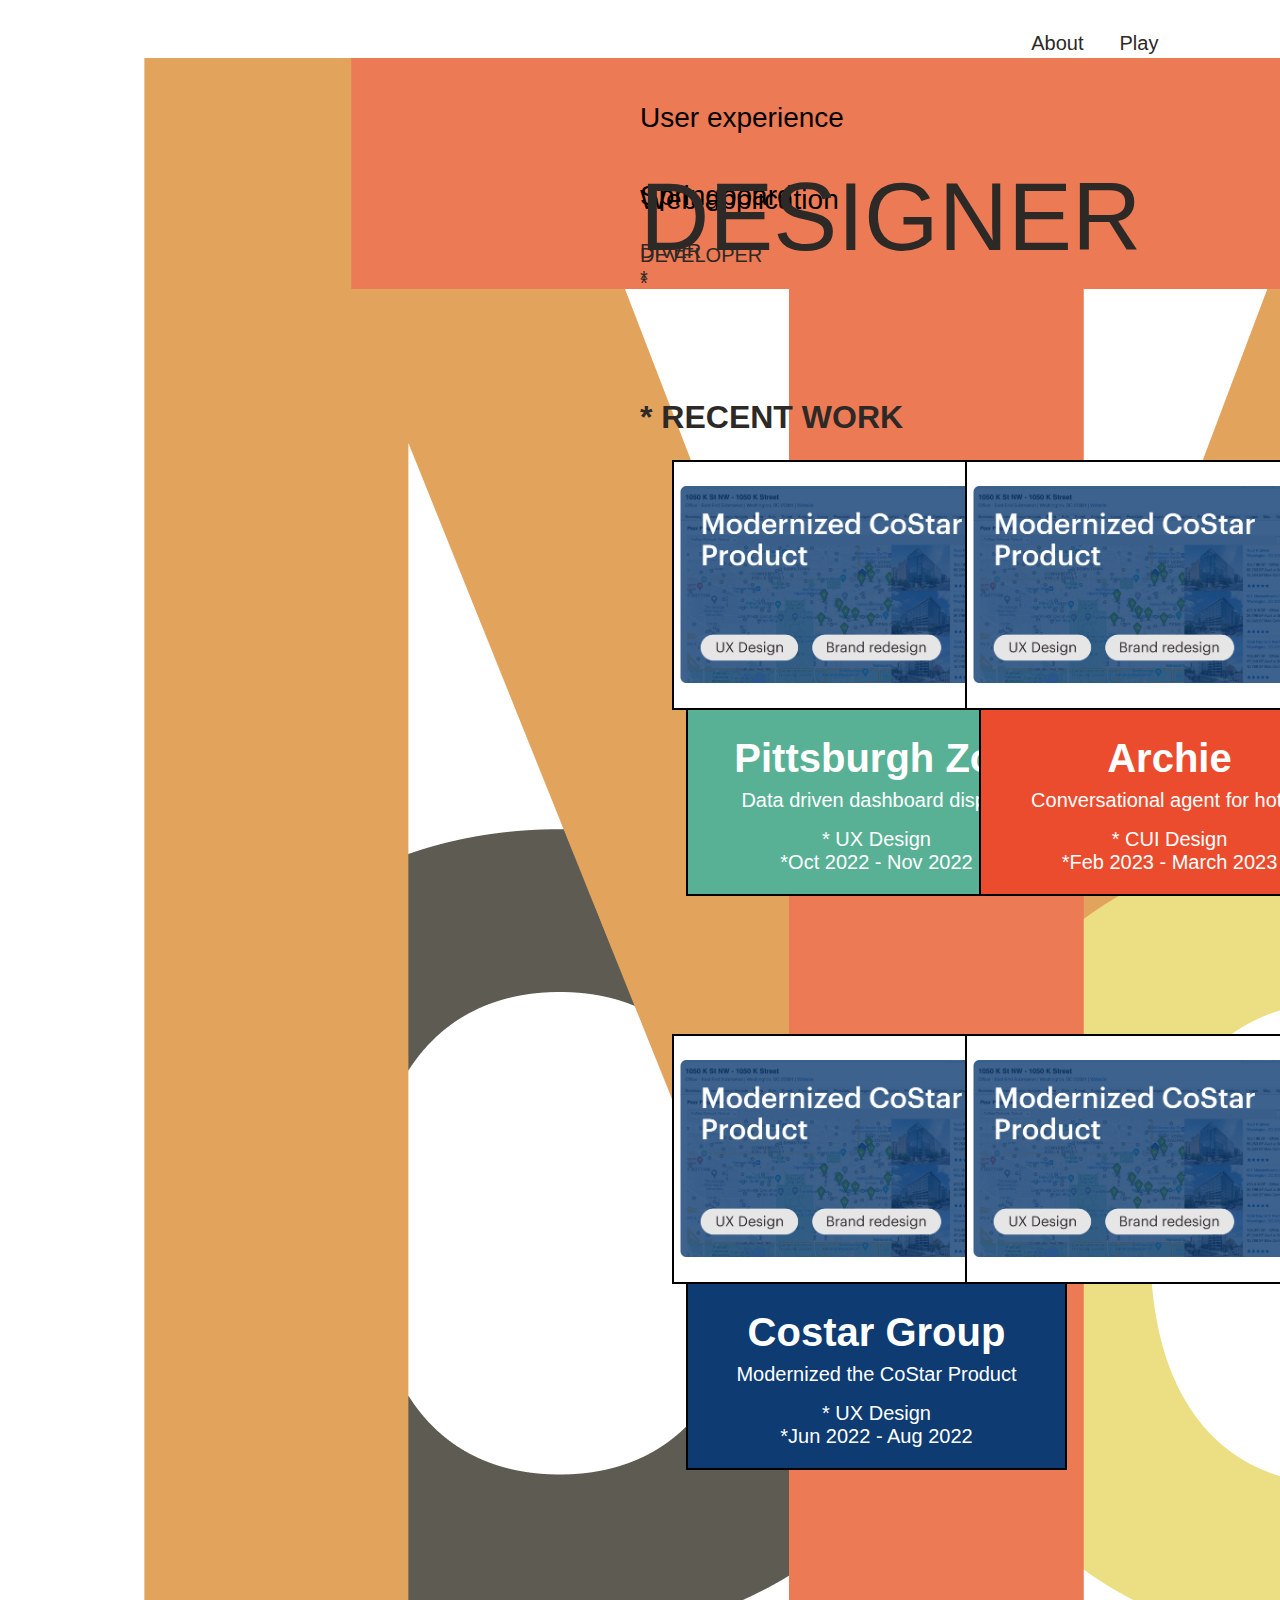
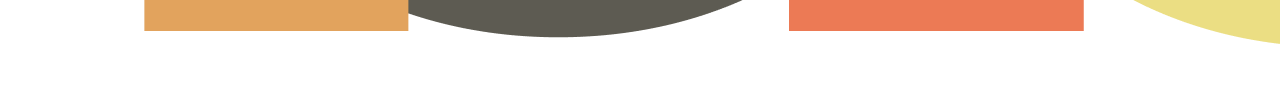
<file: index.html>
<!DOCTYPE html>
<html lang="en">
<head>
    <meta charset="UTF-8">
    <meta name="viewport" content="width=device-width, initial-scale=1">

    <title>Kelli Kuramoto</title>
    <link rel="icon" href="images/logo.png" type="image/x-icon">
    
    <!-- CSS -->
    <link rel="stylesheet" type="text/css" href="styles.css">

    <!-- Animate CSS -->
    <link rel="stylesheet" href="https://cdnjs.cloudflare.com/ajax/libs/animate.css/4.1.1/animate.min.css"/>
    
</head>

<body>
  <nav>
    <div class="nav-left">
      <a class="nav-left-item" id="home-page" href="index.html"><img src="images/logo.png" alt="CoStar Case Study" onclick="location.href = 'home.html';">
      </a>
    </div>

    <div class="nav-right">
      <a class="nav-right-item" id="play-page" href="play.html">Play</a>
      <a class="nav-right-item" id="about-page" href="about.html">About</a>
    </div>
  </nav>

  <div class="content" id="homepage"> 
    <p class="homepage-subtitle">User experience</p>
    <h1 id="designer"><span>DESIGNER</span><br> *</h1>
    <p class="homepage-subtitle">Web application</p>
    <h1 id="developer"><span>DEVELOPER</span> <br> *</h1>
    <p class="homepage-subtitle">Springboard</p>
    <h1 id="diver"><span>DIVER</span></h1>
  </div>

  <div id="recent-work">
    <h2>* RECENT WORK</h2>
    <div class="grid-container">
    <a href="zoo.html">
    <div class="grid-item">
        <div id="zoo" class="thumbnail-container">
      <div class="thumbnail back">
        <h4>Pittsburgh Zoo</h4>
        <p>Data driven dashboard display</p>
        <p>* UX Design <br> *Oct 2022 - Nov 2022</p>
      </div>
      <div class="thumbnail front">
        <img class="thumbnail-large" src="images/costar-thumbnail-sm.png" alt="CoStar Case Study">
      </div>
    </div>
    </div>
    </a>

    <div class="grid-item">
      <div id="archie" class="thumbnail-container">
        <div class="thumbnail back">
          <h4>Archie</h4>
          <p>Conversational agent for hotels</p>
          <p>* CUI Design <br> *Feb 2023 - March 2023</p>
        </div>
        <div class="thumbnail front">
          <img class="thumbnail-large" src="images/costar-thumbnail-sm.png" alt="CoStar Case Study">
        </div>
      </div>
    </div>

    <a href="costar.html">
      <div class="grid-item">
        <div id="costar" class="thumbnail-container">
          <div class="thumbnail back">
            <h4>Costar Group</h4>
            <p>Modernized the CoStar Product</p>
            <p>* UX Design <br> *Jun 2022 - Aug 2022</p>
          </div>
          <div class="thumbnail front">
            <img class="thumbnail-large" src="images/costar-thumbnail-sm.png" alt="CoStar Case Study">
          </div>
        </div>
      </div>
      </a>

    <div class="grid-item">
        <div id="cafe23" class="thumbnail-container">
      <div class="thumbnail back">
        <h4>Cafe23</h4>
        <p>Web application for coffee shop</p>
        <p>* Web Development <br> *Aug 2022 - Mar 2023</p>
      </div>
      <div class="thumbnail front">
        <img class="thumbnail-large" src="images/costar-thumbnail-sm.png" alt="CoStar Case Study">
      </div>
    </div>
    </div>
  </div>
</div>

</body>

<!-- <footer>
  <div class="nav-left">
    <p>Made from scratch. 2023</p>
  </div>

  <div class="nav-right">
    <a class="nav-right-item" href="play.html">Play</a>
    <a class="nav-right-item" href="about.html">About</a>
    <a class="nav-right-item" href="index.html#recent-work">Work</a>
  </div>
</footer> -->
</html>
</file>
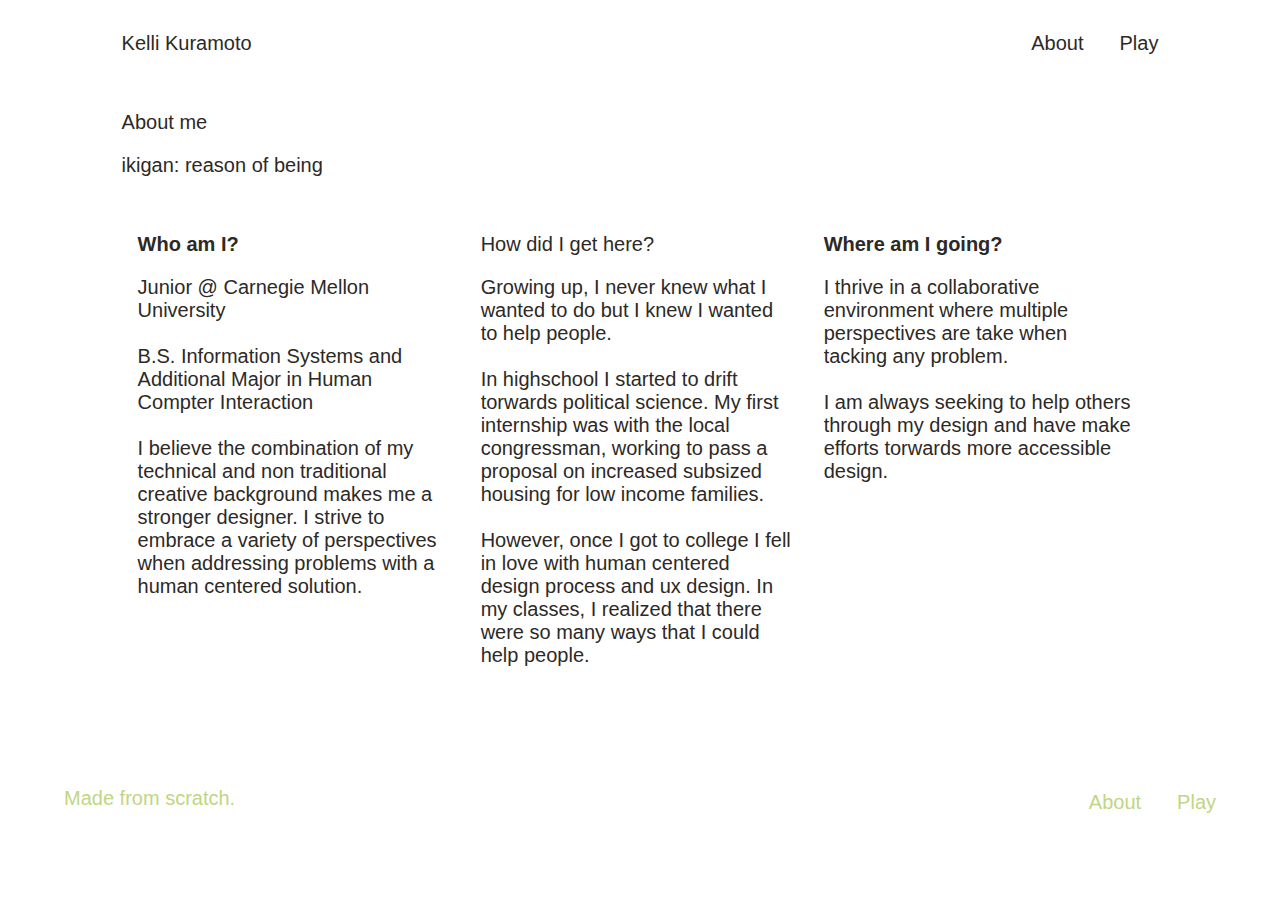
<file: about.html>
<!DOCTYPE html>
<html lang="en">
<head>
    <meta charset="UTF-8">
    <meta name="viewport" content="width=device-width, initial-scale=1">

    <title>Kelli Kuramoto</title>
    <!-- <link rel="icon" href="images/moto-logo.png" type="image/x-icon"> -->
    
    <!-- CSS -->
    <link rel="stylesheet" type="text/css" href="styles.css">

    <!-- Animate CSS -->
    <link rel="stylesheet" href="https://cdnjs.cloudflare.com/ajax/libs/animate.css/4.1.1/animate.min.css"/>
    
</head>

<body>
    <nav>
        <div class="nav-left">
          <a class="nav-left-item" id="home-page" href="index.html">Kelli Kuramoto</a>
        </div>

        <div class="nav-right">
          <a class="nav-right-item" id="play-page" href="play.html">Play</a>
          <a class="nav-right-item" id="about-page" href="about.html">About</a>
        </div>
    </nav>

    <div class="content"> 
      <div class="page-header">
        <h1>About me</h1>
        <p class="header-definition">ikigan: reason of being</p>
      </div>

        <div id="about-who">
          <h3 class="bold">Who am I?</h3>
          <p>Junior @ Carnegie Mellon University
            <br>
            <br>
            B.S. Information Systems and Additional Major in Human Compter Interaction
            <br>
            <br>
            I believe the combination of my technical and non traditional creative background makes me a stronger designer. 
            I strive to embrace a variety of perspectives when addressing problems with a human centered solution.
          </p>
        </div>

        <div id="about-how">
          <h3>How did I get here?</h3>
          <p>Growing up, I never knew what I wanted to do but I knew I wanted to help people.
            <br>
            <br>
            In highschool I started to drift torwards political science. My first internship was with the local congressman, working to pass a proposal on increased subsized housing for low income families. 
            <br>
            <br>
            However, once I got to college I fell in love with human centered design process and ux design. In my classes, I realized that there were so many ways that I could help people.
          </p>
        </div>

        <div id="about-where">
          <h3 class="bold">Where am I going?</h3>
          <p>I thrive in a collaborative environment where multiple perspectives are take when tacking any problem. 
            <br>
            <br>
            I am always seeking to help others through my design and have make efforts torwards more accessible design.
          </p>
        </div>
        
    </div>  
</body>

<footer>
  <div class="nav-left">
    <p>Made from scratch.</p>
  </div>

  <div class="nav-right">
    <a class="nav-right-item" href="play.html">Play</a>
    <a class="nav-right-item" href="about.html">About</a>
  </div>
</footer>
</html>
</file>
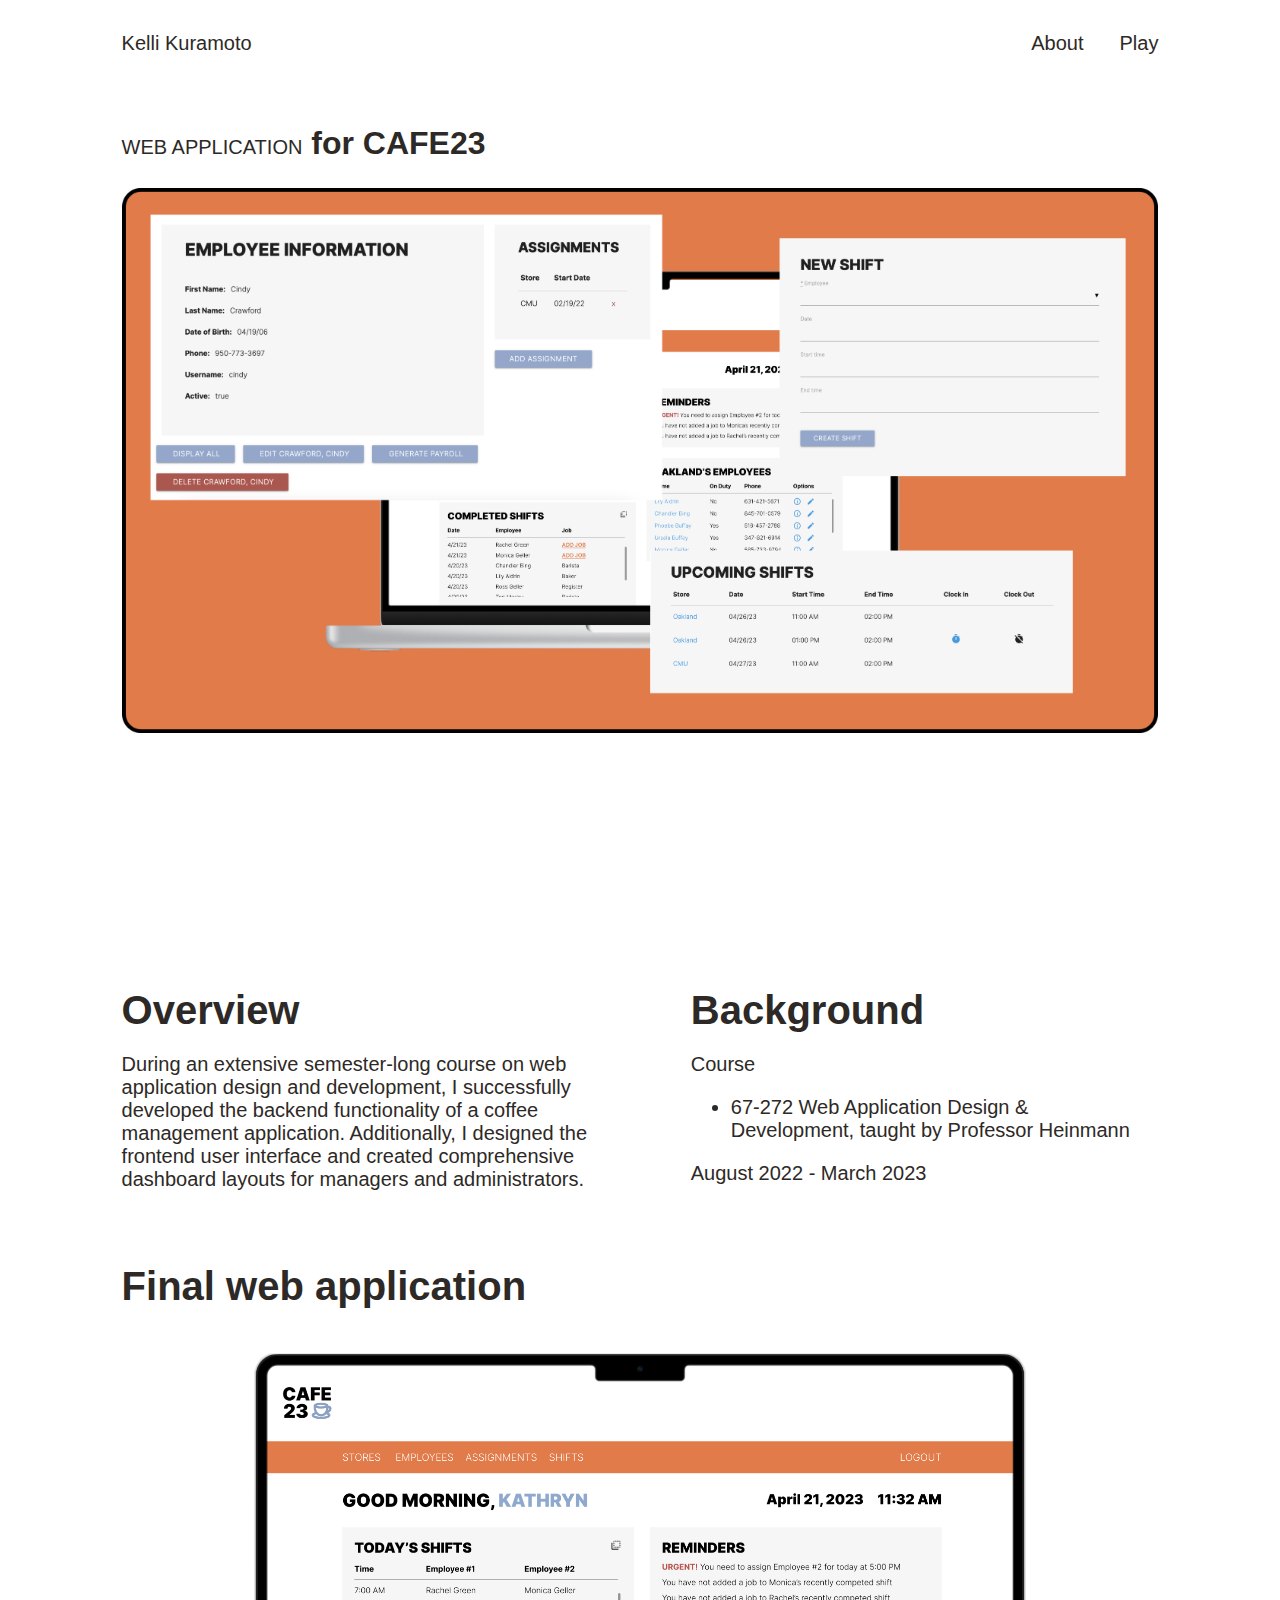
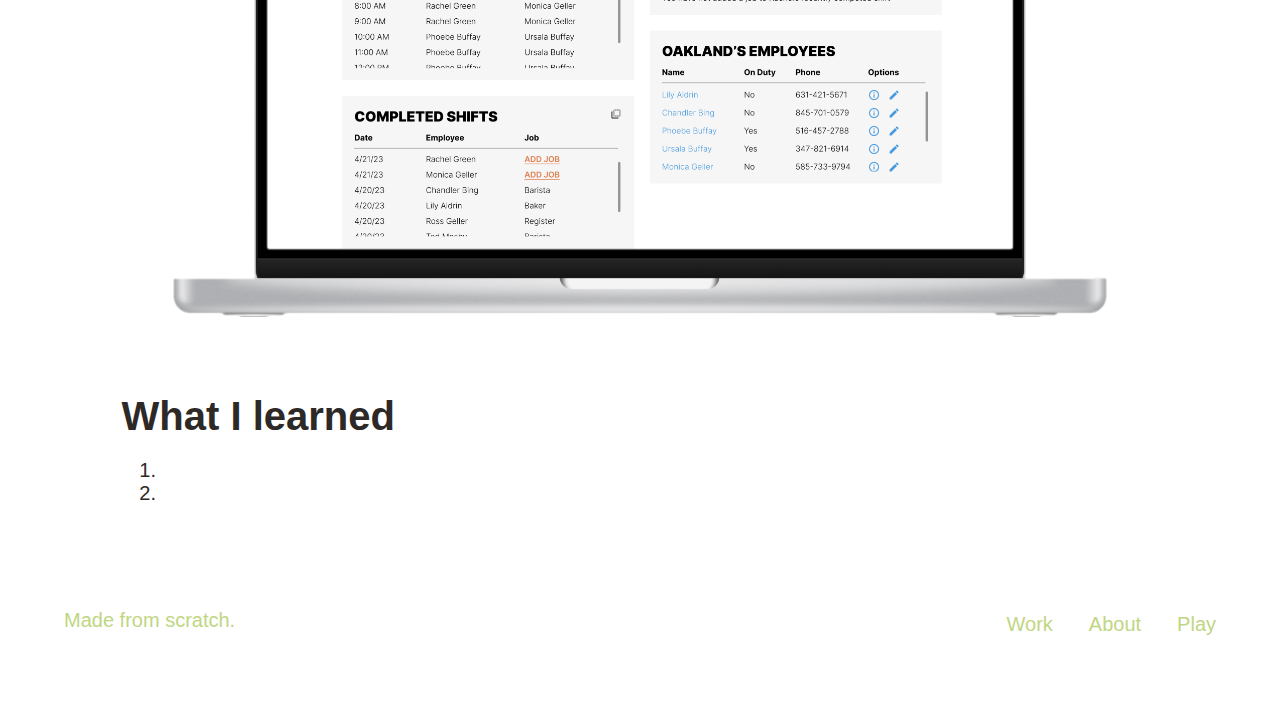
<file: cafe23.html>
<!DOCTYPE html>
<html lang="en">
<head>
    <meta charset="UTF-8">
    <meta name="viewport" content="width=device-width, initial-scale=1">

    <title>Kelli Kuramoto</title>
    <link rel="icon" href="images/logo.png" type="image/x-icon">
    
    <!-- CSS -->
    <link rel="stylesheet" type="text/css" href="styles.css">

    <!-- Animate CSS -->
    <link rel="stylesheet" href="https://cdnjs.cloudflare.com/ajax/libs/animate.css/4.1.1/animate.min.css"/>
    
</head>

<body>
    <nav>
        <div class="nav-left">
          <a class="nav-left-item" id="home-page" href="index.html">Kelli Kuramoto</a>
        </div>

        <div class="nav-right">
          <a class="nav-right-item" id="play-page" href="play.html">Play</a>
          <a class="nav-right-item" id="about-page" href="about.html">About</a>
        </div>
    </nav>

    <div class="content"> 
      <div class="thumbnail-casestudy">
        <div class="title">
          <h2><span id="cafe23-underline">WEB APPLICATION</span> for CAFE23</h2>
        </div>
        <img class="thumbnail-img animate__animated animate__fadeInLeft animate__slower" src="images/cafe23-thumbnail.png" alt="Cafe23 Case Study">
      </div>

      <div class="casestudy-content">
        <div class="casestudy-component" id="costar-background">
          <div class="component-left">
            <h4>Overview</h4>
            <p>
              During an extensive semester-long course on web application design and development, I successfully developed the backend functionality of a coffee management application. Additionally, I designed the frontend user interface and created comprehensive dashboard layouts for managers and administrators.
            </p>
          </div>
          <div class="component-right">
            <h4>Background</h4>
            <p>Course
              <ul>
                <li>67-272 Web Application Design & Development, taught by Professor Heinmann</li>
              </ul>
              August 2022 - March 2023            
            </p>
          </div>
        </div>

        <div class="casestudy-component">
          <h4>Final web application</h4>
          <p></p>
          <a href="https://creator.voiceflow.com/prototype/641a33e295505bd608664480"><img src="images/cafe23-final.png" class="img-center" alt="Cafe23 Case Study"></a>
        </div>

        <div class="casestudy-component">
          <h4>What I learned</h4>
          <p>
          </p>
          <ol>
            <li>
            </li>
            <li>
            </li>
          </ol> 
        </div>
      </div>  
    </div>
</body>

<footer>
  <div class="nav-left">
    <p>Made from scratch.</p>
  </div>

  <div class="nav-right">
    <a class="nav-right-item" href="play.html">Play</a>
    <a class="nav-right-item" href="about.html">About</a>
    <a class="nav-right-item" href="index.html#recent-work">Work</a>
  </div>
</footer>

</html>
</file>
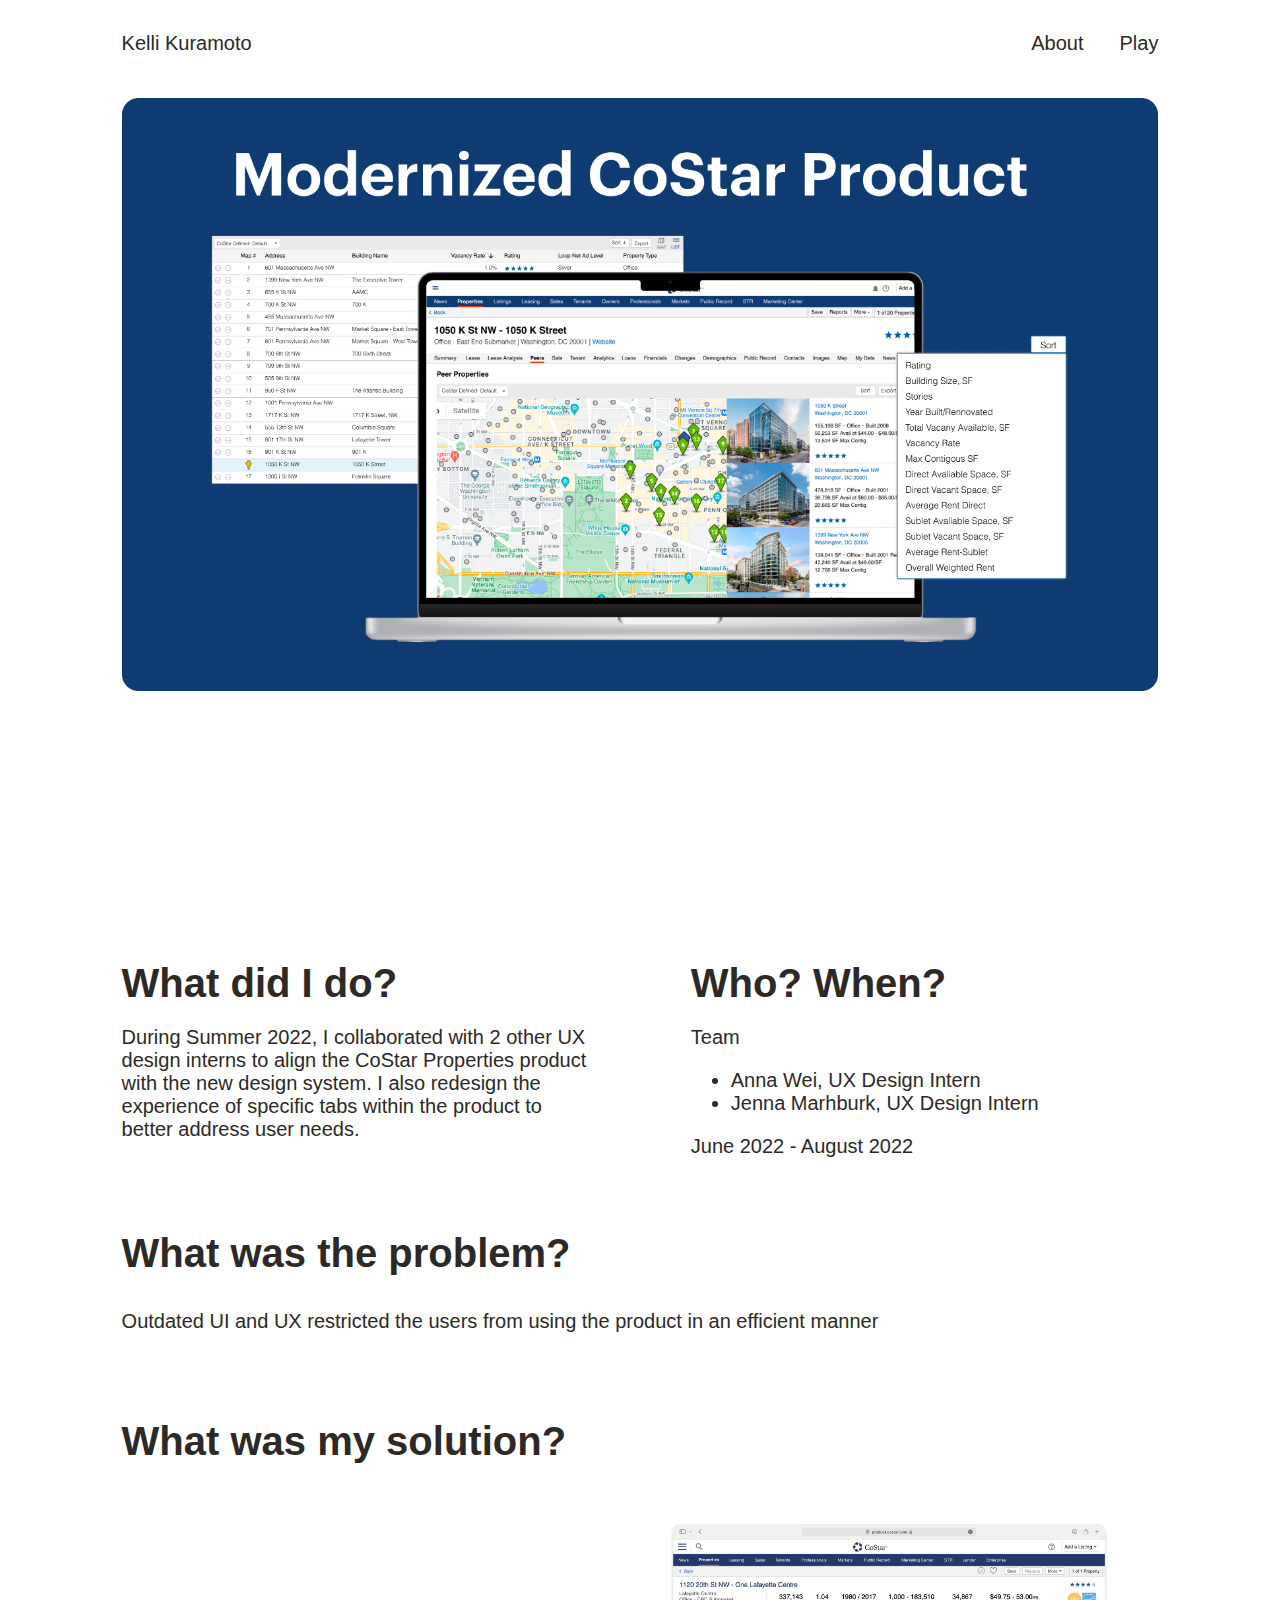
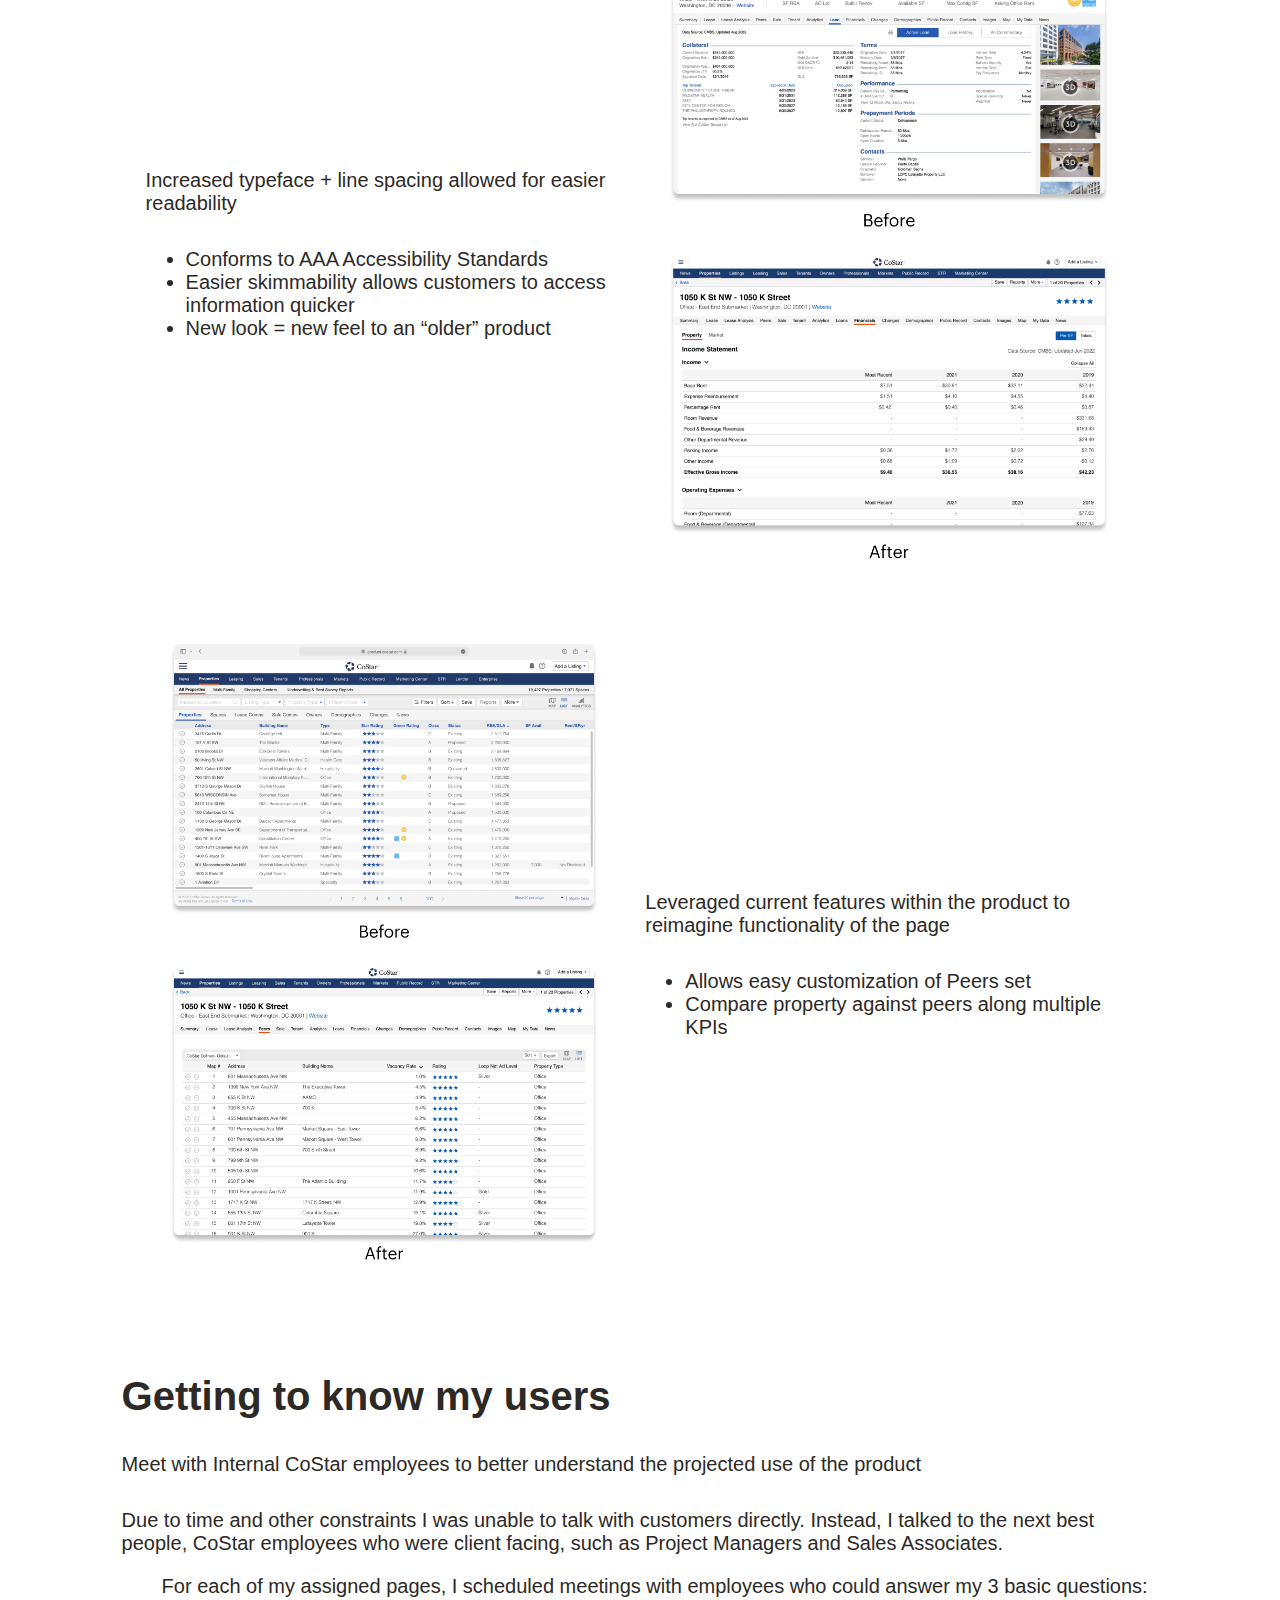
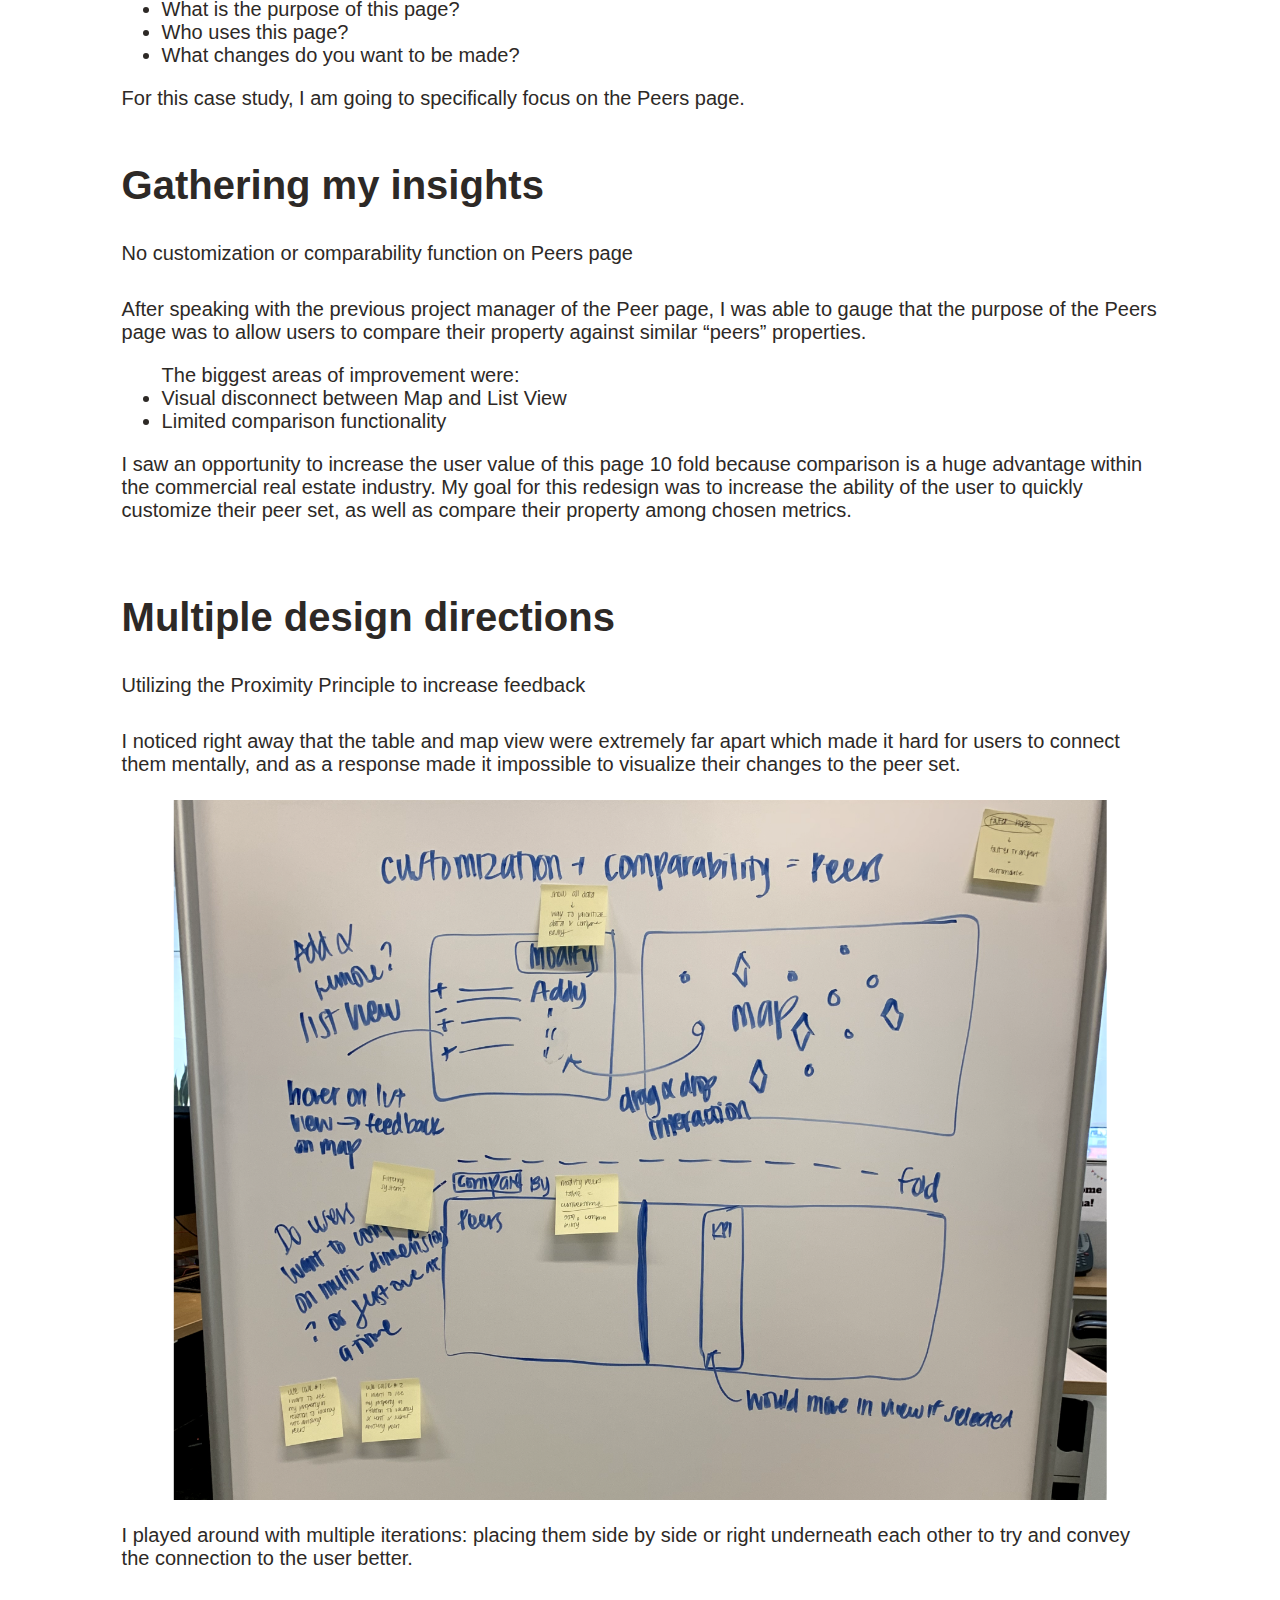
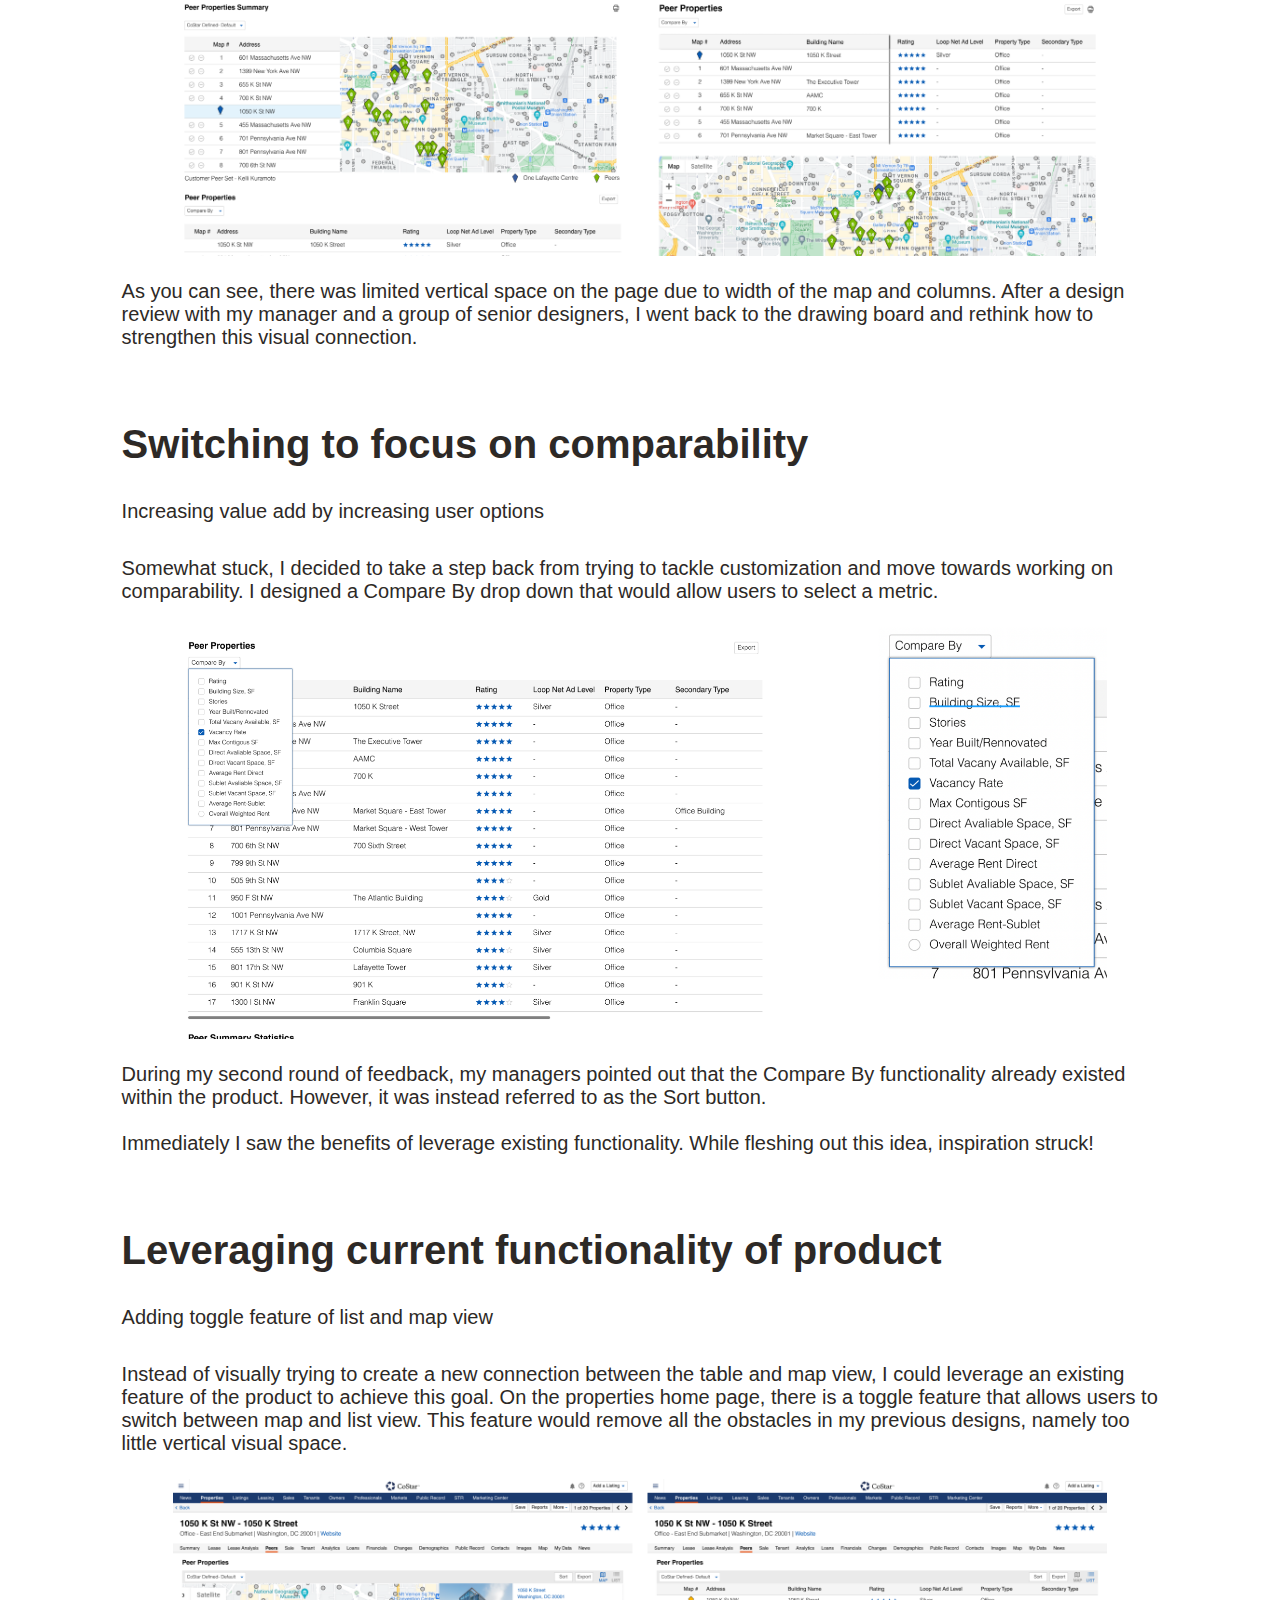
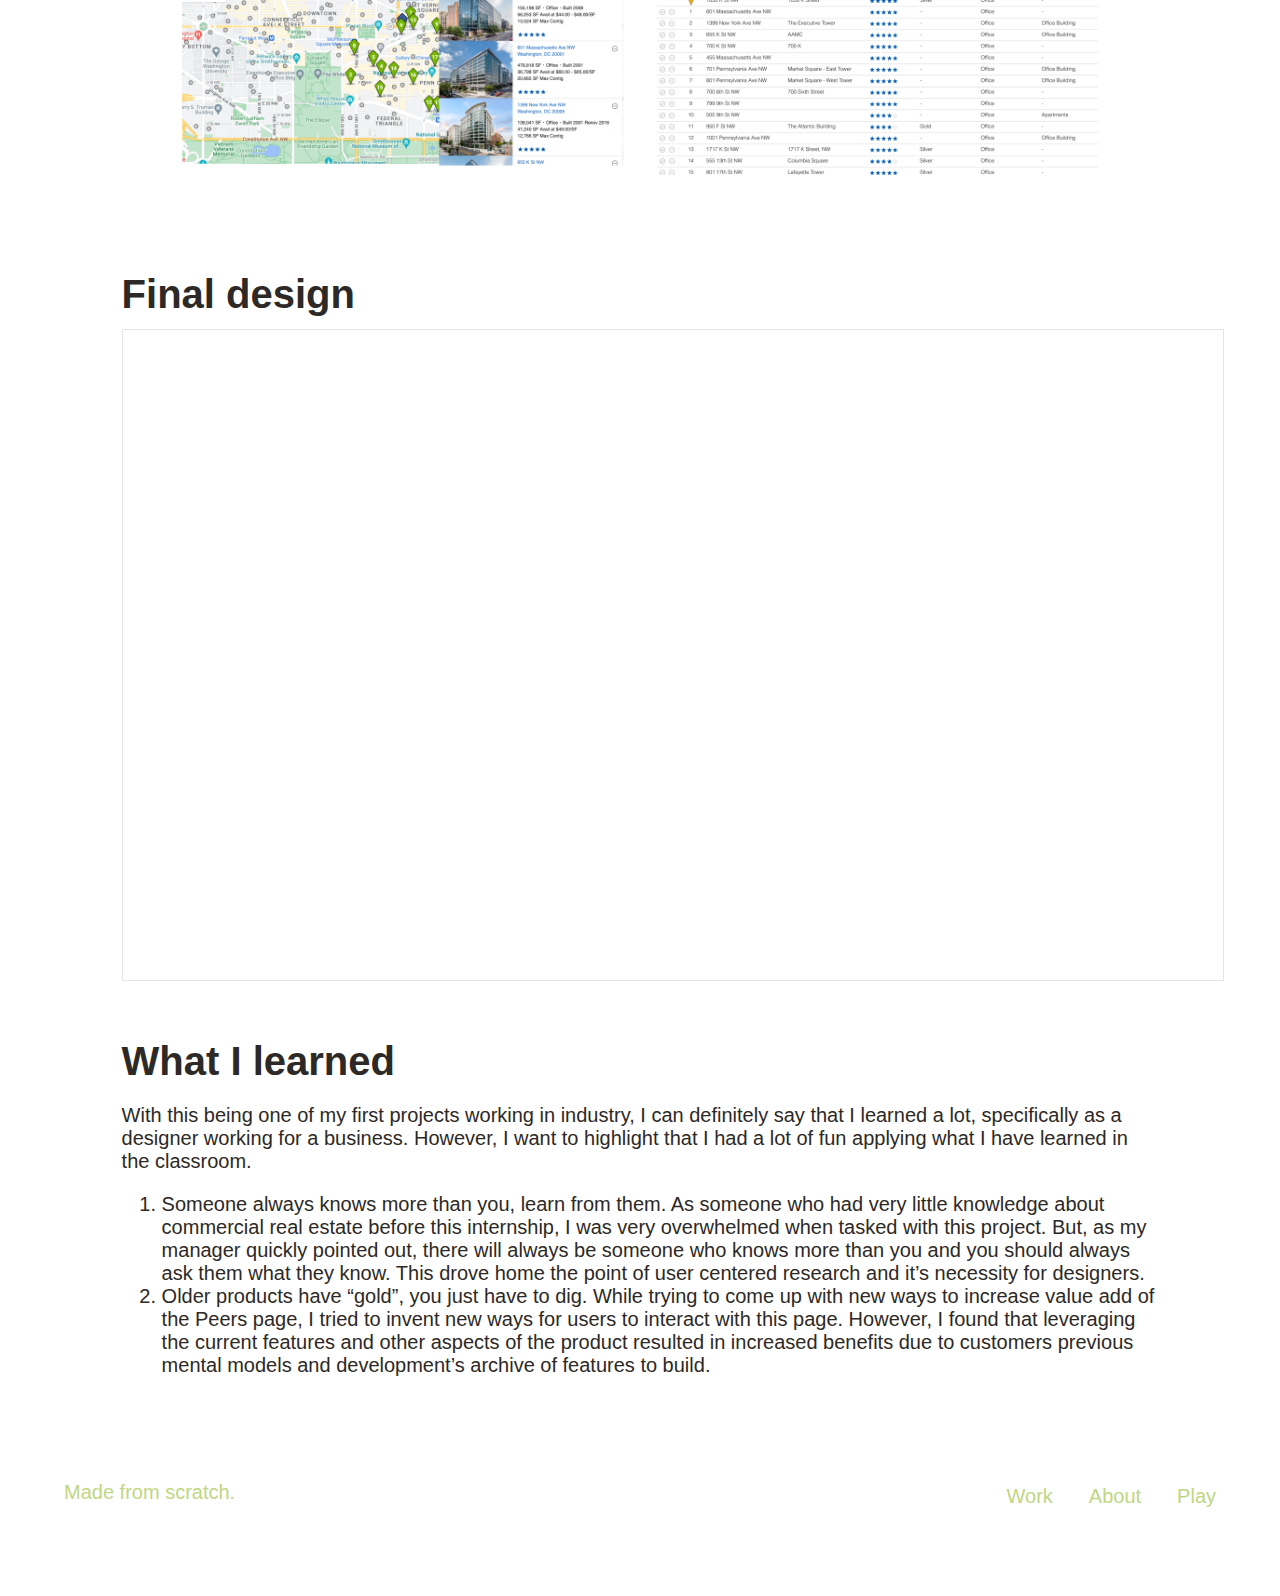
<file: costar.html>
<!DOCTYPE html>
<html lang="en">
<head>
    <meta charset="UTF-8">
    <meta name="viewport" content="width=device-width, initial-scale=1">

    <title>Kelli Kuramoto</title>
    <link rel="icon" href="images/logo.png" type="image/x-icon">
    
    <!-- CSS -->
    <link rel="stylesheet" type="text/css" href="styles.css">

    <!-- Animate CSS -->
    <link rel="stylesheet" href="https://cdnjs.cloudflare.com/ajax/libs/animate.css/4.1.1/animate.min.css"/>
    
</head>

<body>
    <nav>
        <div class="nav-left">
          <a class="nav-left-item" id="home-page" href="index.html">Kelli Kuramoto</a>
        </div>

        <div class="nav-right">
          <a class="nav-right-item" id="play-page" href="play.html">Play</a>
          <a class="nav-right-item" id="about-page" href="about.html">About</a>
        </div>
    </nav>

    <div class="content"> 
      <div class="thumbnail-casestudy">
        <img class="animate__animated animate__fadeInLeft animate__slower" src="images/costar-thumbnail.png" alt="CoStar Case Study">
      </div>

      <div class="casestudy-content">
        <div class="casestudy-component" id="costar-background">
          <div class="component-left">
            <h4 class="bold">What did I do?</h4>
            <p>During Summer 2022, I collaborated with 2 other UX design interns to align the CoStar Properties product with the new design system. I also redesign the experience of specific tabs within the product to better address user needs. 
            </p>
          </div>
          <div class="component-right">
            <h4 class="bold">Who? When?</h4>
            <p>Team
              <ul>
                <li>Anna Wei, UX Design Intern</li>
                <li>Jenna Marhburk, UX Design Intern</li>
              </ul>
              June 2022 - August 2022             
            </p>
          </div>
        </div>

        <div class="casestudy-component">
          <h4 class="bold">What was the problem?</h4>
          <h5>Outdated UI and UX restricted the users from using the product in an efficient manner</h5>
        </div>

        <div class="casestudy-component">
          <h4 class="bold">What was my solution?</h4>
          <div id= "grid-container">
          <div>
            <h5>Increased typeface + line spacing allowed for easier readability</h5>
            <ul>
              <li>Conforms to AAA Accessibility Standards</li>
              <li>Easier skimmability allows customers to access information quicker</li>
              <li>New look = new feel to an “older” product</li>
            </ul>
          </div>

          <div>
            <img src="images/costar-solution1.png" alt="CoStar Case Study">
          </div>

          <div>
            <img src="images/costar-solution2.png" alt="CoStar Case Study">
          </div>
  
          <div>
            <h5>Leveraged current features within the product to reimagine functionality of the page</h5>
            <ul>
              <li>Allows easy customization of Peers set</li>
              <li>Compare property against peers along multiple KPIs</li>
            </ul>
          </div>
        </div>

        <div class="casestudy-component">
          <h4 class="bold">Getting to know my users</h4>
          <h5>Meet with Internal CoStar employees to better understand the projected use of the product</h5>
          <p>
            Due to time and other constraints I was unable to talk with customers directly. Instead, I talked to the next best people, CoStar employees who were client facing, such as Project Managers and Sales Associates. 
          </p>
          <ul>
          For each of my assigned pages, I scheduled meetings with employees who could answer my 3 basic questions:
            <li>What is the purpose of this page?</li>
            <li>Who uses this page?</li>
            <li>What changes do you want to be made?</li>
          </ul>
          For this case study, I am going to specifically focus on the Peers page.
        </div>

        <div class="casestudy-component">
          <h4 class="bold">Gathering my insights</h4>
          <h5>No customization or comparability function on Peers page</h5>
          <p>
            After speaking with the previous project manager of the Peer page, I was able to gauge that the purpose of the Peers page was to allow users to compare their property against similar “peers” properties.          
          <ul>
            The biggest areas of improvement were:
            <li>Visual disconnect between Map and List View</li>
            <li>Limited comparison functionality</li>
          </ul>
          I saw an opportunity to increase the user value of this page 10 fold because comparison is a huge advantage within the commercial real estate industry. My goal for this redesign was to increase the ability of the user to quickly customize their peer set, as well as compare their property among chosen metrics. 
          </p>      
        </div>

        <div class="casestudy-component">
          <h4 class="bold">Multiple design directions</h4>
          <h5>Utilizing the Proximity Principle to increase feedback</h5>
          <p>
            I noticed right away that the table and map view were extremely far apart which made it hard for users to connect them mentally, and as a response made it impossible to visualize their changes to the peer set.
          <img src="images/costar-lofi.png" class="img-center" id="costar-lofi" alt="CoStar Case Study">
            I played around with multiple iterations: placing them side by side or right underneath each other to try and convey the connection to the user better.
          <img src="images/costar-midfi.png" class="img-center" alt="CoStar Case Study">    
            As you can see, there was limited vertical space on the page due to width of the map and columns. After a design review with my manager and a group of senior designers, I went back to the drawing board and rethink how to strengthen this visual connection. 
          </p>     
        </div>

        <div class="casestudy-component">
          <h4 class="bold">Switching to focus on comparability</h4>
          <h5>Increasing value add by increasing user options</h5>
          <p>
            Somewhat stuck, I decided to take a step back from trying to tackle customization and move towards working on comparability. I designed a Compare By drop down that would allow users to select a metric.           
          <img src="images/costar-comparability.png" class="img-center" alt="CoStar Case Study">
          During my second round of feedback, my managers pointed out that the Compare By functionality already existed within the product. However, it was instead referred to as the Sort button. 
          <br>
          <br>
          Immediately I saw the benefits of leverage existing functionality. While fleshing out this idea, inspiration struck!
          </p>     
        </div>

        <div class="casestudy-component">
          <h4 class="bold">Leveraging current functionality of product</h4>
          <h5>Adding toggle feature of list and map view</h5>
          <p>
            Instead of visually trying to create a new connection between the table and map view, I could leverage an existing feature of the product to achieve this goal. On the properties home page, there is a toggle feature that allows users to switch between map and list view. This feature would remove all the obstacles in my previous designs, namely too little vertical visual space.
          <img src="images/costar-toggle.png" class="img-center" alt="CoStar Case Study">
          </p>     
        </div>

        <div class="casestudy-component">
          <h4 class="bold">Final design</h4>
          <iframe style="border: 1px solid rgba(0, 0, 0, 0.1);" width="1100" height="650" src="https://www.figma.com/embed?embed_host=share&url=https%3A%2F%2Fwww.figma.com%2Fproto%2FfD6MpCcWKO9F3hPzyURJbV%2FCoStar-Modernizing-Tabs%3Fpage-id%3D0%253A1%26node-id%3D0%253A3986%26viewport%3D488%252C341%252C0.15%26scaling%3Dscale-down-width%26starting-point-node-id%3D0%253A2768" allowfullscreen>
          </iframe>
        </div>

        <div class="casestudy-component">
          <h4 class="bold">What I learned</h4>
          <p>With this being one of my first projects working in industry, I can definitely say that I learned a lot, specifically as a designer working for a business. However, I want to highlight that I had a lot of fun applying what I have learned in the classroom.
          </p>
          <ol>
            <li>Someone always knows more than you, learn from them. As someone who had very little knowledge about commercial real estate before this internship, I was very overwhelmed when tasked with this project. But, as my manager quickly pointed out, there will always be someone who knows more than you and you should always ask them what they know. This drove home the point of user centered research and it’s necessity for designers.</li>
            <li>Older products have “gold”, you just have to dig. While trying to come up with new ways to increase value add of the Peers page, I tried to invent new ways for users to interact with this page. However, I found that leveraging the current features and other aspects of the product resulted in increased benefits due to customers previous mental models and development’s archive of features to build.</li>
          </ol> 
        </div>
      </div>  
    </div>
  </div>
</body>

<footer>
  <div class="nav-left">
    <p>Made from scratch.</p>
  </div>

  <div class="nav-right">
    <a class="nav-right-item" href="play.html">Play</a>
    <a class="nav-right-item" href="about.html">About</a>
    <a class="nav-right-item" href="index.html#recent-work">Work</a>
  </div>
</footer>

</html>
</file>
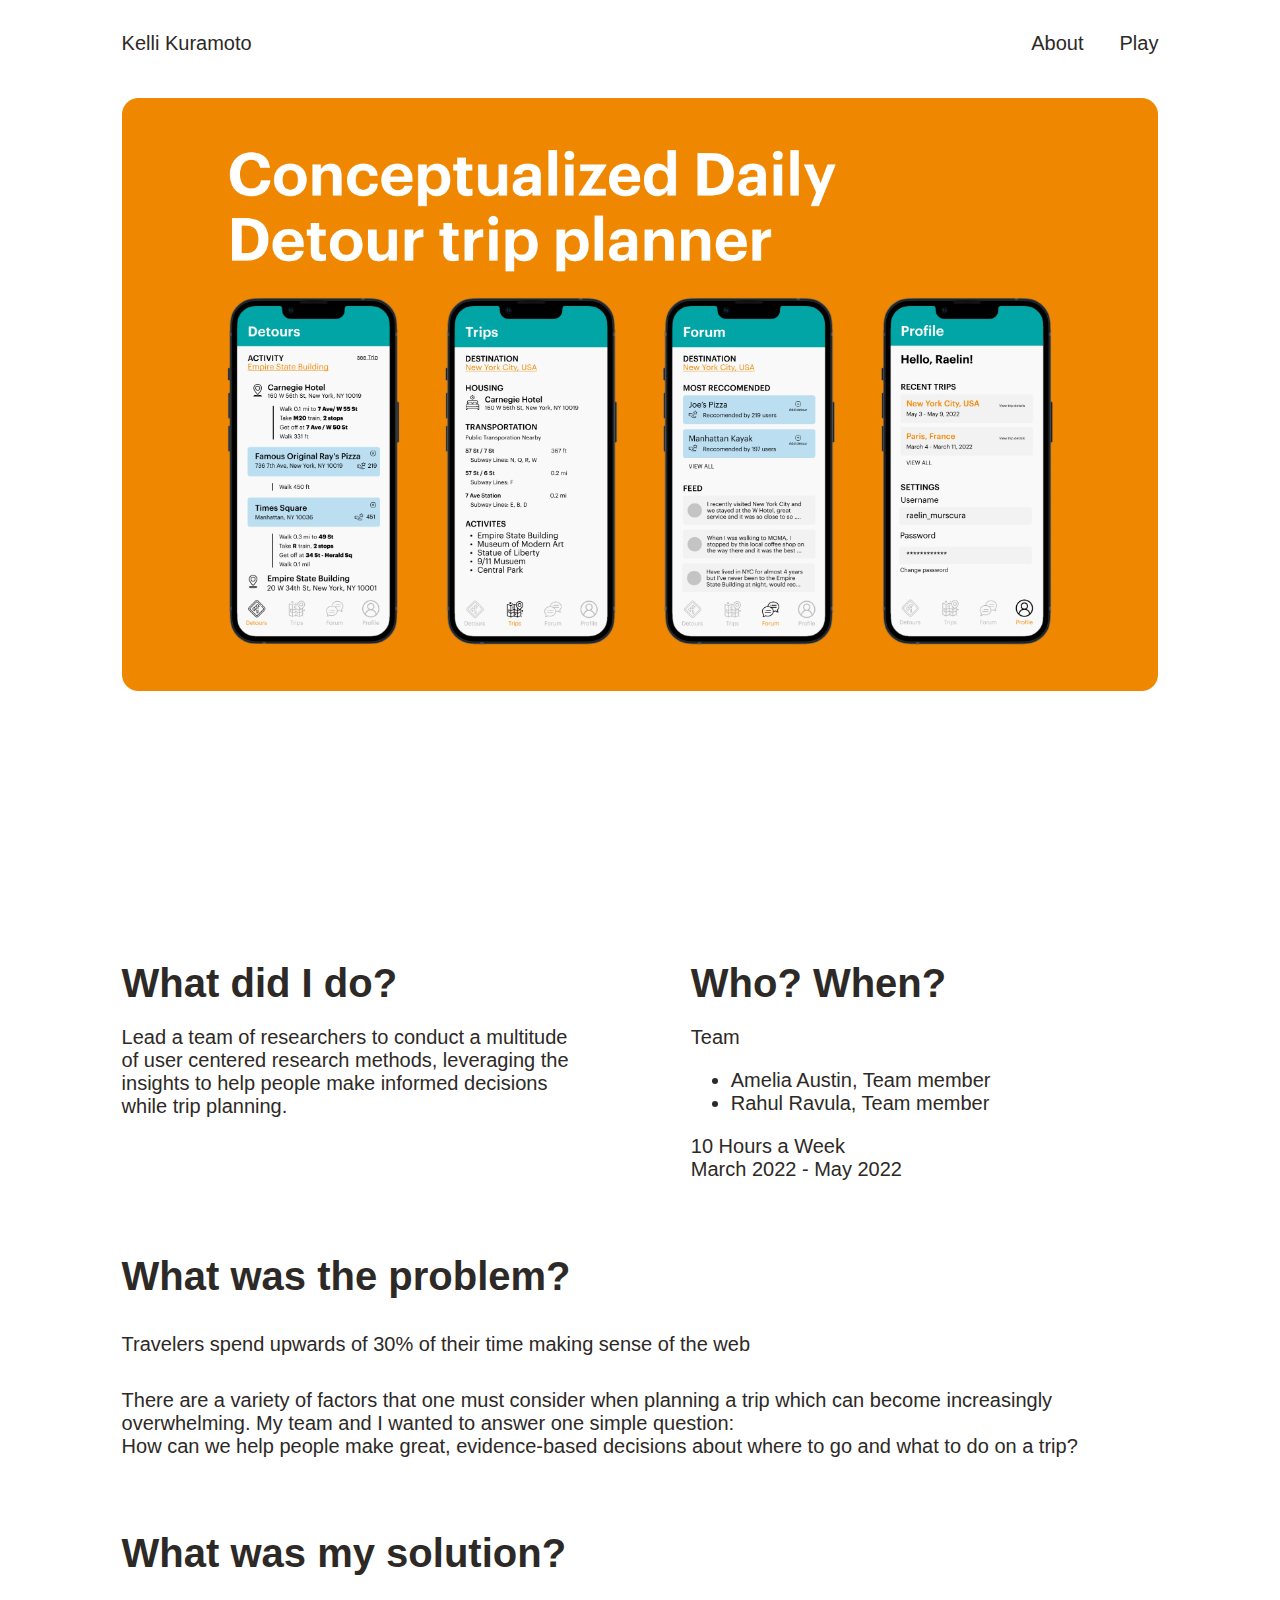
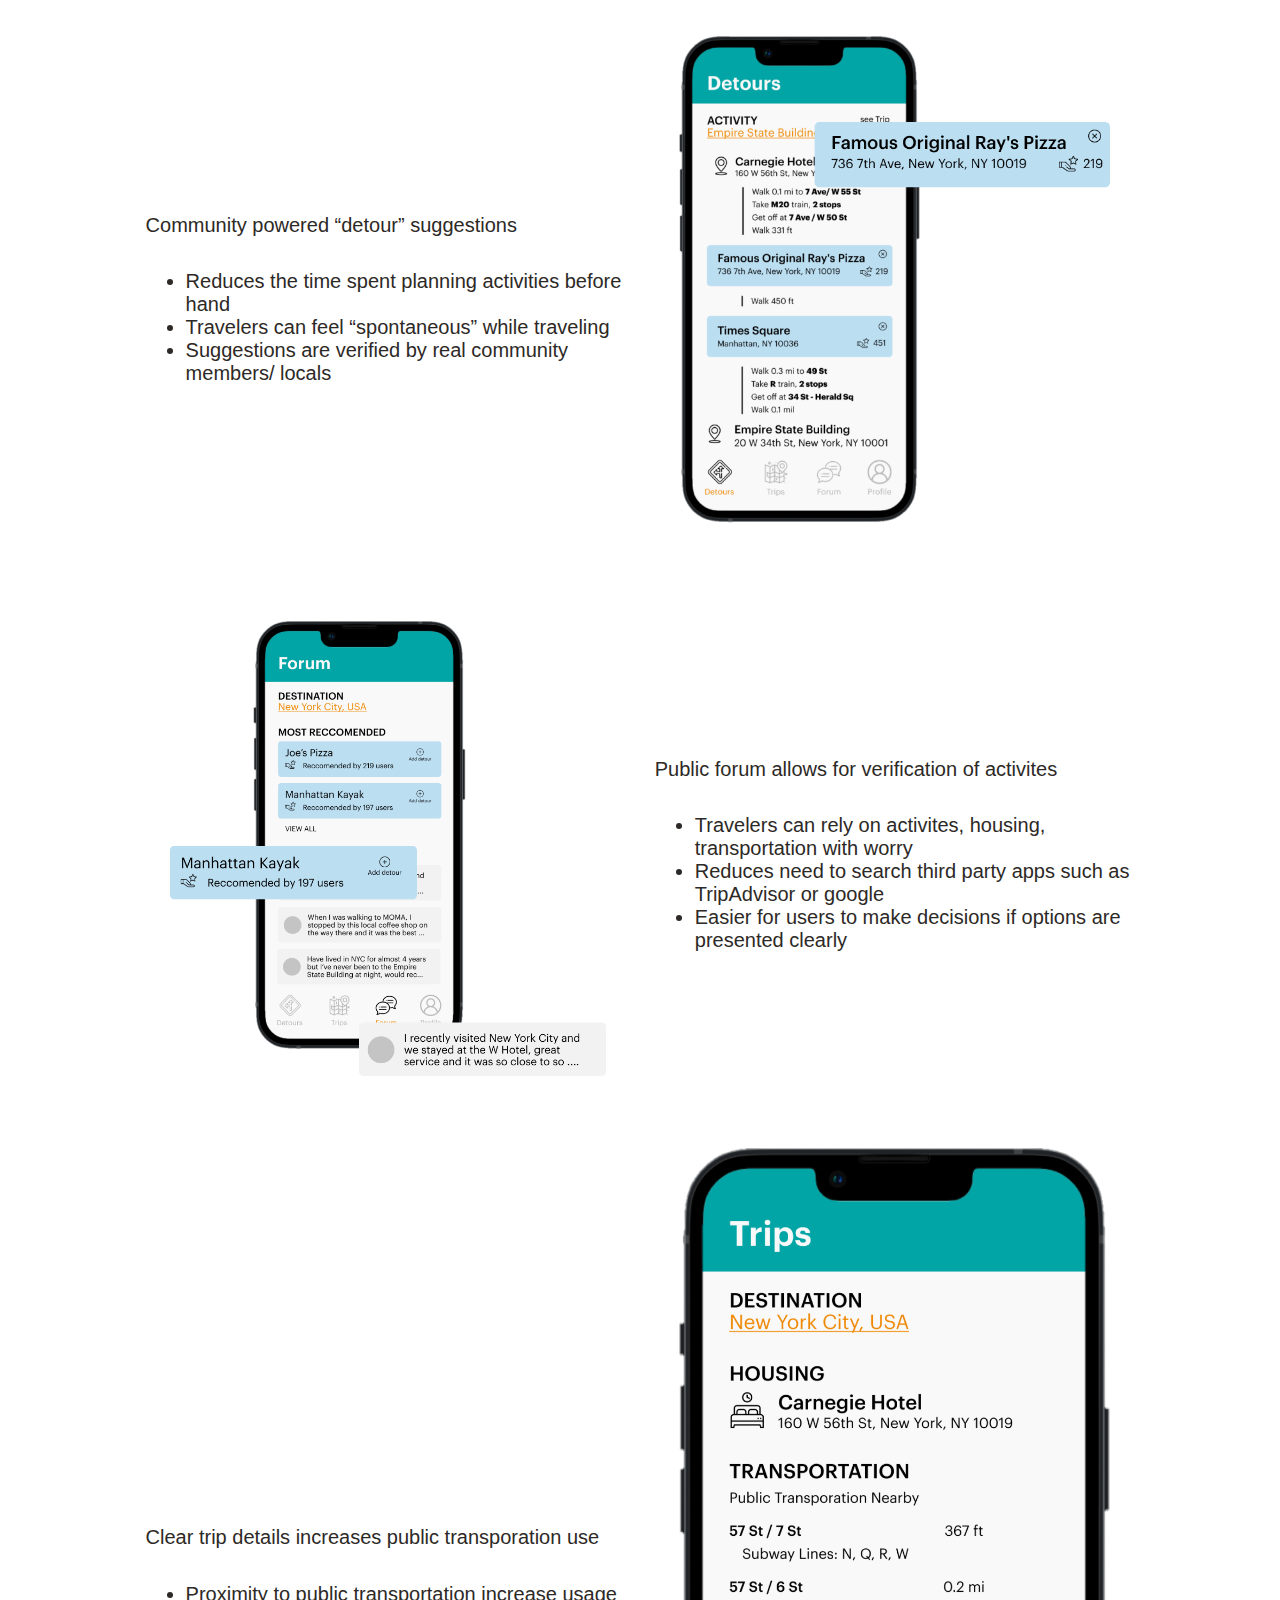
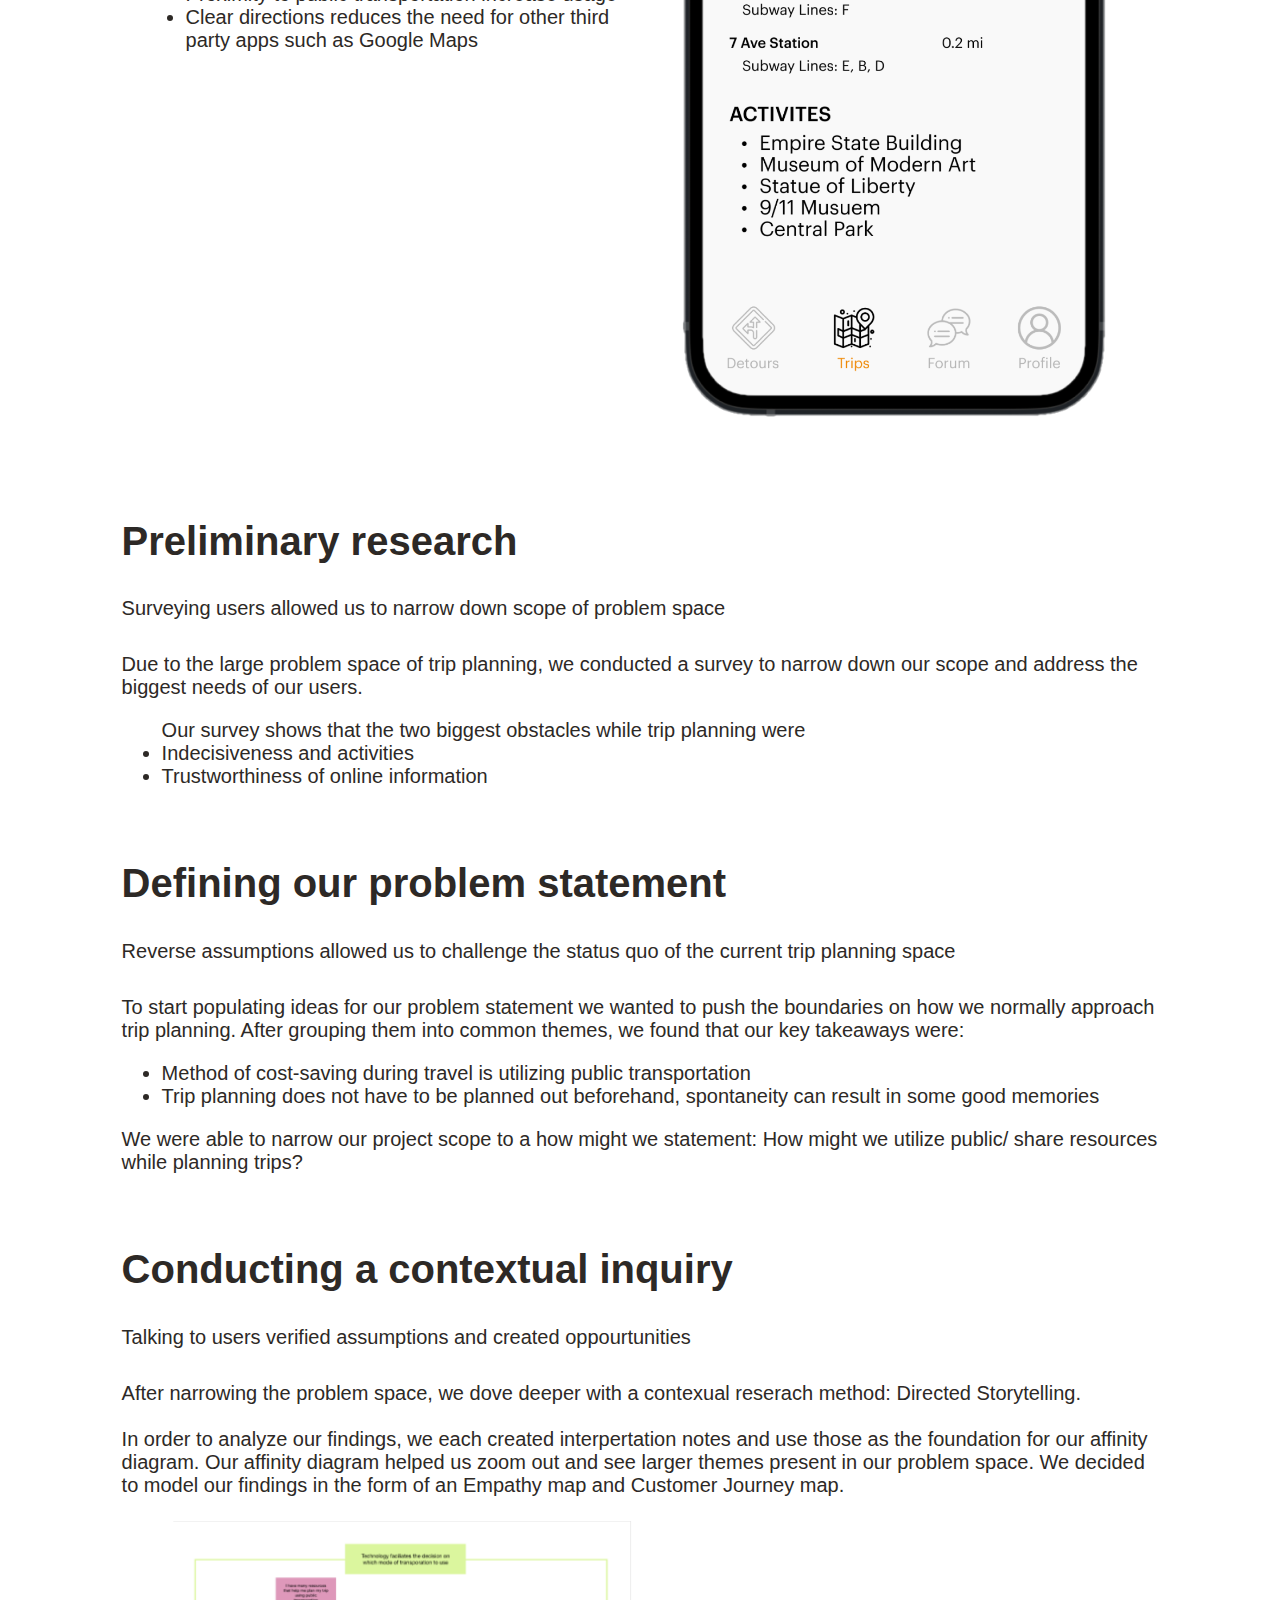
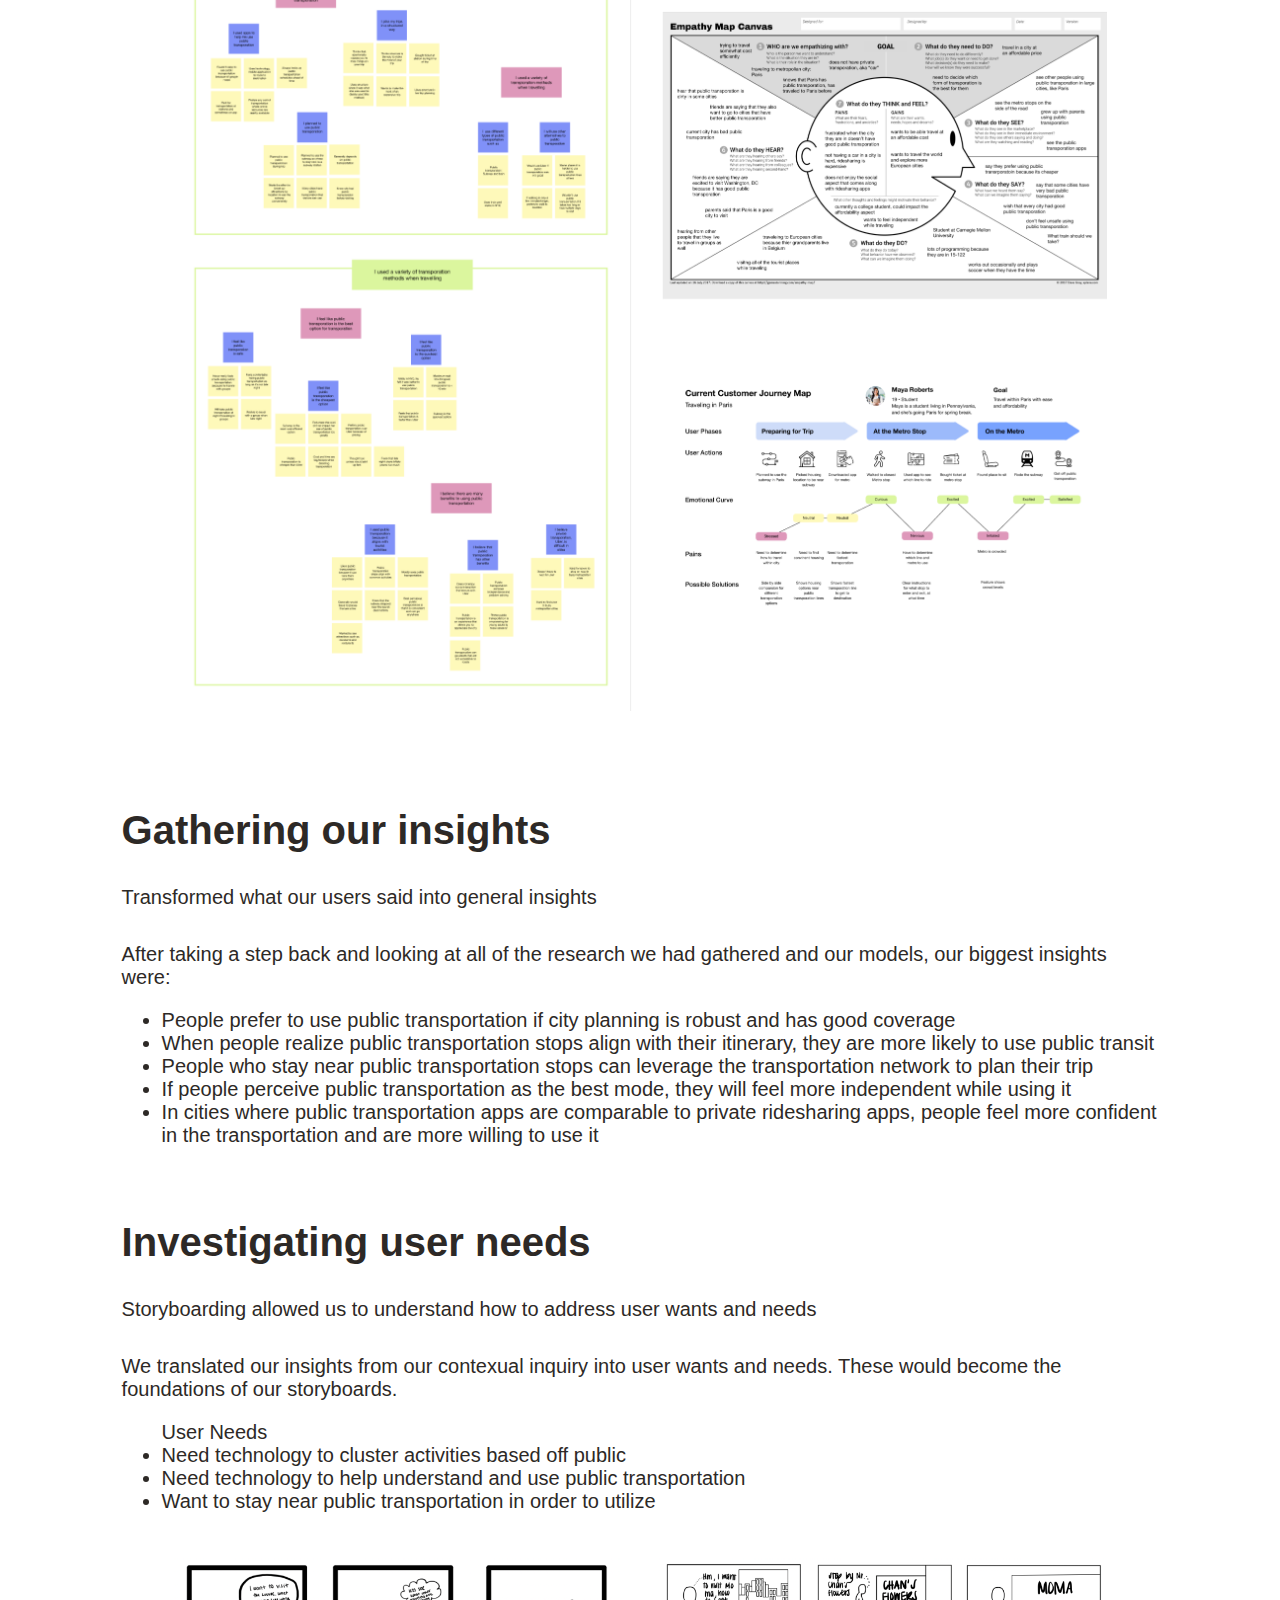
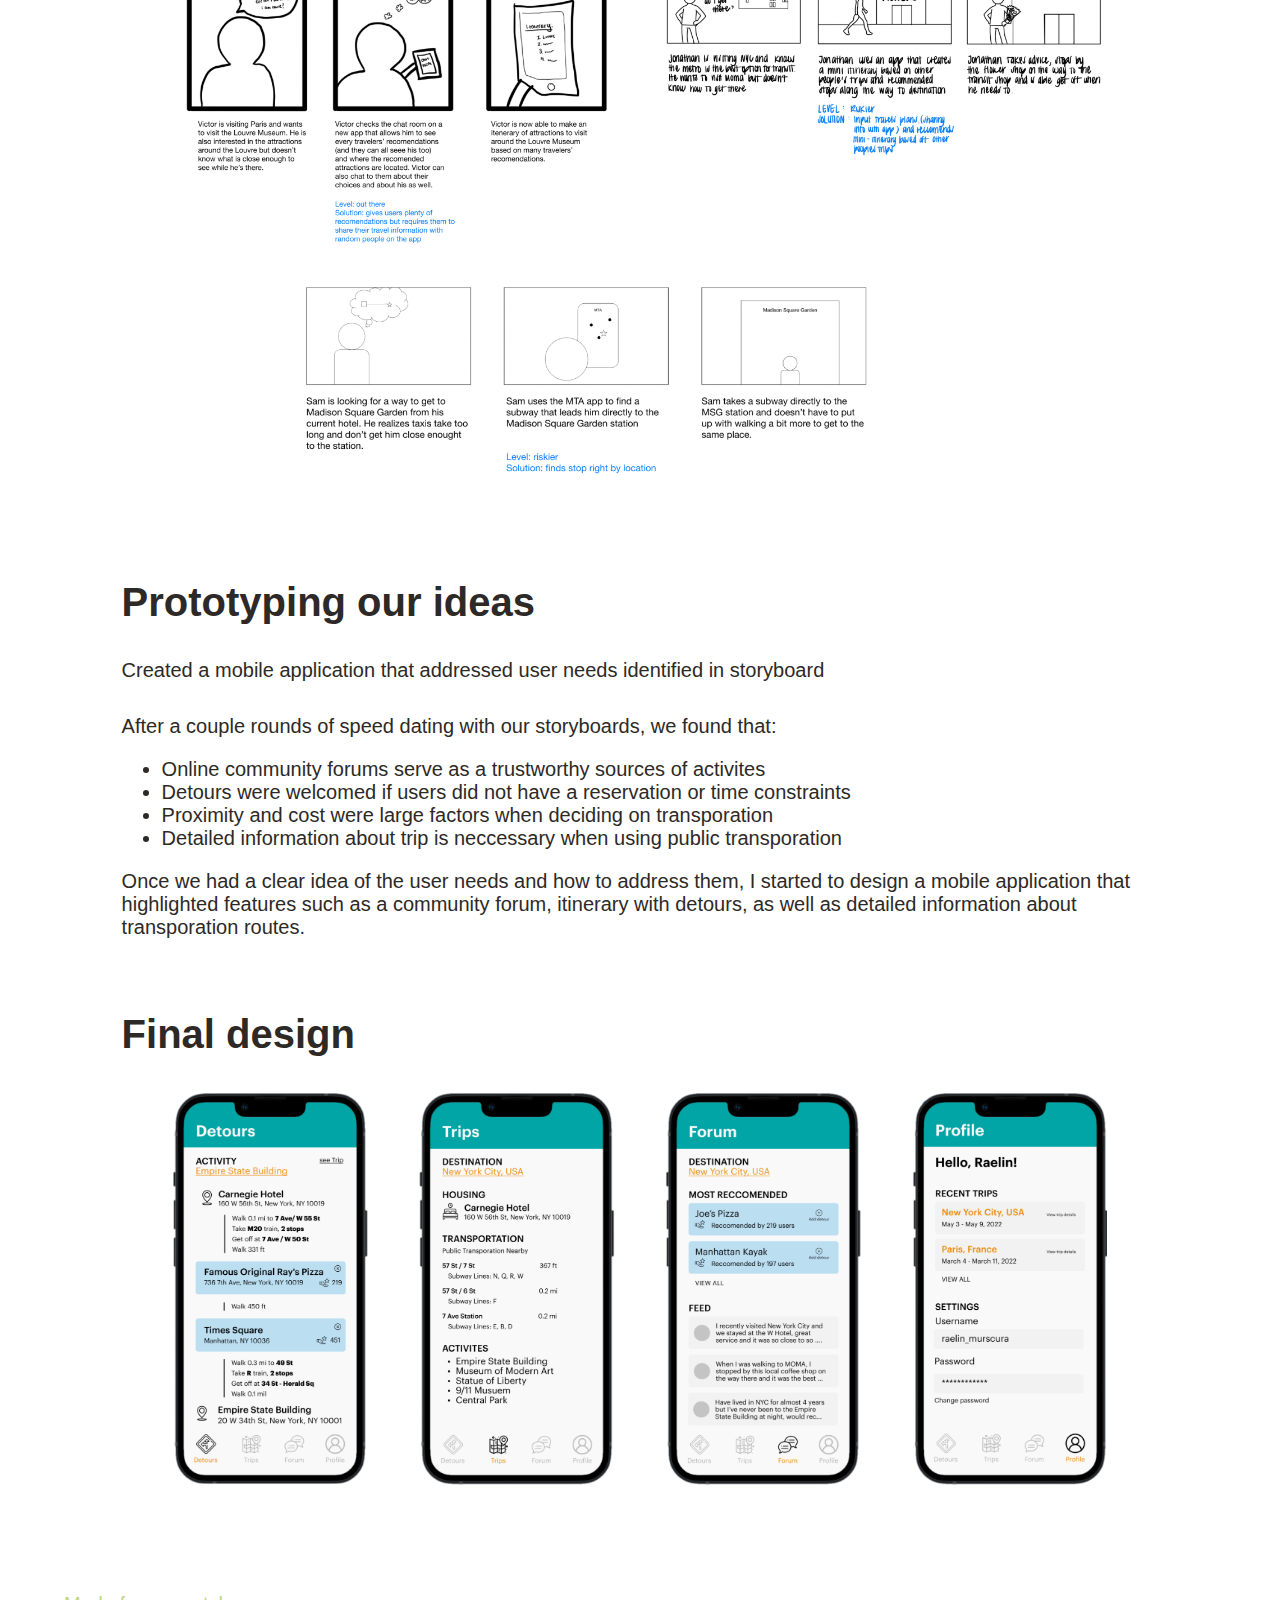
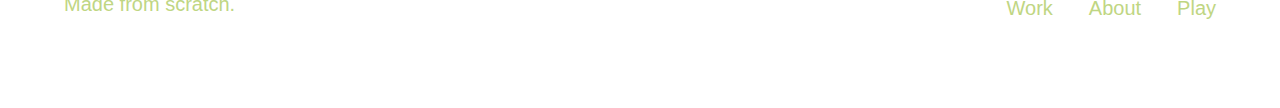
<file: dailydetour.html>
<!DOCTYPE html>
<html lang="en">
<head>
    <meta charset="UTF-8">
    <meta name="viewport" content="width=device-width, initial-scale=1">

    <title>Kelli Kuramoto</title>
    <!-- <link rel="icon" href="images/moto-logo.png" type="image/x-icon"> -->
    
    <!-- CSS -->
    <link rel="stylesheet" type="text/css" href="styles.css">

    <!-- Animate CSS -->
    <link rel="stylesheet" href="https://cdnjs.cloudflare.com/ajax/libs/animate.css/4.1.1/animate.min.css"/>
    
</head>

<body>
    <nav>
        <div class="nav-left">
          <a class="nav-left-item" id="home-page" href="index.html">Kelli Kuramoto</a>
        </div>

        <div class="nav-right">
          <a class="nav-right-item" id="play-page" href="play.html">Play</a>
          <a class="nav-right-item" id="about-page" href="about.html">About</a>
        </div>
    </nav>

    <div class="content"> 
      <div class="thumbnail-casestudy">
        <img class="animate__animated animate__slideInLeft animate__slower" src="images/dailydetour-thumbnail.png" alt="Daily Detour Case Study">
      </div>

      <div class="casestudy-content">
        <div class="casestudy-component" id="dailydetour-background">
          <div class="component-left">
            <h4 class="bold">What did I do?</h4>
            <p>Lead a team of researchers to conduct a multitude of user centered research methods, leveraging the insights to help people make informed decisions while trip planning. 
            </p>
          </div>
          <div class="component-right">
            <h4 class="bold">Who? When?</h4>
            <p>Team
              <ul>
                <li>Amelia Austin, Team member</li>
                <li>Rahul Ravula, Team member</li>
              </ul>
              10 Hours a Week <br>
              March 2022 - May 2022        
            </p>
          </div>
        </div>

        <div class="casestudy-component">
          <h4 class="bold">What was the problem?</h4>
          <h5>Travelers spend upwards of 30% of their time making sense of the web</h5>
          <p>
            There are a variety of factors that one must consider when planning a trip which can become increasingly overwhelming. My team and I wanted to answer one simple question: <br>
            How can we help people make great, evidence-based decisions about where to go and what to do on a trip?
          </p>
        </div>

        <div class="casestudy-component">
          <h4 class="bold">What was my solution?</h4>
          <div id= "grid-container">

          <div>
            <h5>Community powered “detour” suggestions</h5>
            <ul>
              <li>Reduces the time spent planning activities before hand</li>
              <li>Travelers can feel “spontaneous” while traveling</li>
              <li>Suggestions are verified by real community members/ locals</li>
            </ul>
          </div>

          <div>
            <img src="images/dailydetour-solution1.png" alt="Selling Later Case Study">
          </div>

          <div>
            <img src="images/dailydetour-solution2.png" alt="Selling Later Case Study">
          </div>
  
          <div>
            <h5>Public forum allows for verification of activites</h5>
            <ul>
              <li>Travelers can rely on activites, housing,  transportation with worry</li>
              <li>Reduces need to search third party apps such as TripAdvisor or google</li>
              <li>Easier for users to make decisions if options are presented clearly</li>
            </ul>
          </div>

          <div>
            <h5>Clear trip details increases public transporation use</h5>
            <ul>
              <li>Proximity to public transportation increase usage</li>
              <li>Clear directions reduces the need for other third party apps such as Google Maps</li>
            </ul>
          </div>
  
          <div>
            <img src="images/dailydetour-solution3.png" alt="Selling Later Case Study" id="dailydetour-solution3">
          </div>
        </div>
        
        </div>

        <div class="casestudy-component">
          <h4 class="bold">Preliminary research</h4>
          <h5>Surveying users allowed us to narrow down scope of problem space</h5>
          <p>
            Due to the large problem space of trip planning, we conducted a survey to narrow down our scope and address the biggest needs of our users. 
          </p>
          <ul>
            Our survey shows that the two biggest obstacles while trip planning were
            <li>Indecisiveness and activities</li>
            <li>Trustworthiness of online information</li>
          </ul>
        </div>

        <div class="casestudy-component">
          <h4 class="bold">Defining our problem statement</h4>
          <h5>Reverse assumptions allowed us to challenge the status quo of the current trip planning space</h5>
          <p>
            To start populating ideas for our problem statement we wanted to push the boundaries on how we normally approach trip planning. After grouping them into common themes, we found that our key takeaways were:
          <ul>
            <li>Method of cost-saving during travel is utilizing public transportation</li>
            <li>Trip planning does not have to be planned out beforehand, spontaneity can result in some good memories</li>
          </ul>
          We were able to narrow our project scope to a how might we statement:
          How might we utilize public/ share resources while planning trips?          
        </p>      
        </div>

        <div class="casestudy-component">
          <h4 class="bold">Conducting a contextual inquiry</h4>
          <h5>Talking to users verified assumptions and created oppourtunities</h5>
          <p>
            After narrowing the problem space, we dove deeper with a contexual reserach method: Directed Storytelling. 
            <br>
            <br>
            In order to analyze our findings, we each created interpertation notes and use those as the foundation for our affinity diagram. Our affinity diagram helped us zoom out and see larger themes present in our problem space. We decided to model our findings in the form of an Empathy map and Customer Journey map.          
            <img src="images/dailydetour-models.png" class="img-center" alt="CoStar Case Study">
          </p>     
        </div>

        <div class="casestudy-component">
          <h4 class="bold">Gathering our insights</h4>
          <h5>Transformed what our users said into general insights</h5>
          <p>
            After taking a step back and looking at all of the research we had gathered and our models, our biggest insights were:
            <ul>
              <li>People prefer to use public transportation if city planning is robust and has good coverage</li>
              <li>When people realize public transportation stops align with their itinerary, they are more likely to use public transit</li>
              <li>People who stay near public transportation stops can leverage the transportation network to plan their trip </li>
              <li>If people perceive public transportation as the best mode, they will feel more independent while using it</li>
              <li>In cities where public transportation apps are comparable to private ridesharing apps, people feel more confident in the transportation and are more willing to use it</li>
            </ul>
          </p>     
        </div>

        <div class="casestudy-component">
          <h4 class="bold">Investigating user needs</h4>
          <h5>Storyboarding allowed us to understand how to address user wants and needs</h5>
          <p>
            We translated our insights from our contexual inquiry into user wants and needs. These would become the foundations of our storyboards. 
            <ul>
              User Needs
              <li>Need technology to cluster activities based off public</li>
              <li>Need technology to help understand and use public transportation</li>
              <li>Want to stay near public transportation in order to utilize</li>
            </ul>
            <img src="images/dailydetour-sketches.png" class="img-center" alt="CoStar Case Study">
          </p>     
        </div>

        <div class="casestudy-component">
          <h4 class="bold">Prototyping our ideas</h4>
          <h5>Created a mobile application that addressed user needs identified in storyboard</h5>
          <p>
            After a couple rounds of speed dating with our storyboards, we found that:
          <ul>
              <li>Online community forums serve as a trustworthy sources of activites</li>
              <li>Detours were welcomed if users did not have a reservation or time constraints</li>
              <li>Proximity and cost were large factors when deciding on transporation</li>
              <li>Detailed information about trip is neccessary when using public transporation</li>
            </ul>
            Once we had a clear idea of the user needs and how to address them, I started to design a mobile application that highlighted features such as a community forum, itinerary with detours, as well as detailed information about transporation routes.
          </p>     
        </div>

        <div class="casestudy-component">
          <h4 class="bold">Final design</h4>
          <img src="images/dailydetour-finaldesign.png" class="img-center" alt="CoStar Case Study">
        </div>

        <!-- <div class="casestudy-component">
          <h4 class="bold">What I learned</h4>
          <p>With this being one of my first projects working in industry, I can definitely say that I learned a lot, specifcally as a designer working for a buisness. However, I want to highlight that I had alot of fun applying what I have learned in the classroom.
          </p>
          <ol>
            <li>Someone always knows more than you, learn from them. As someone who had very little knowledge about commerical real estate before this internship, I was very overwhelmed when tasked with this project. But, as my manager quickly pointed out, there will always be someone who knows more than you and you should always ask them what they know. This drove home the point of user centered research and it’s neccessity for designers.</li>
            <li>Older products have “gold”, you just have to dig. While trying to come up with new ways to increase value add of the Peers page, I tried to invent new ways for users to interact with this page. However, I found that leveraging the current features and other aspects of the product resulted in increased benefits due to customers previous mental models and development’s archive of features to build.</li>
          </ol> 
        </div> -->
      </div>  
    </div>
</body>

<footer>
  <div class="nav-left">
    <p>Made from scratch.</p>
  </div>

  <div class="nav-right">
    <a class="nav-right-item" href="play.html">Play</a>
    <a class="nav-right-item" href="about.html">About</a>
    <a class="nav-right-item" href="index.html#recent-work">Work</a>
  </div>
</footer>

</html>
</file>
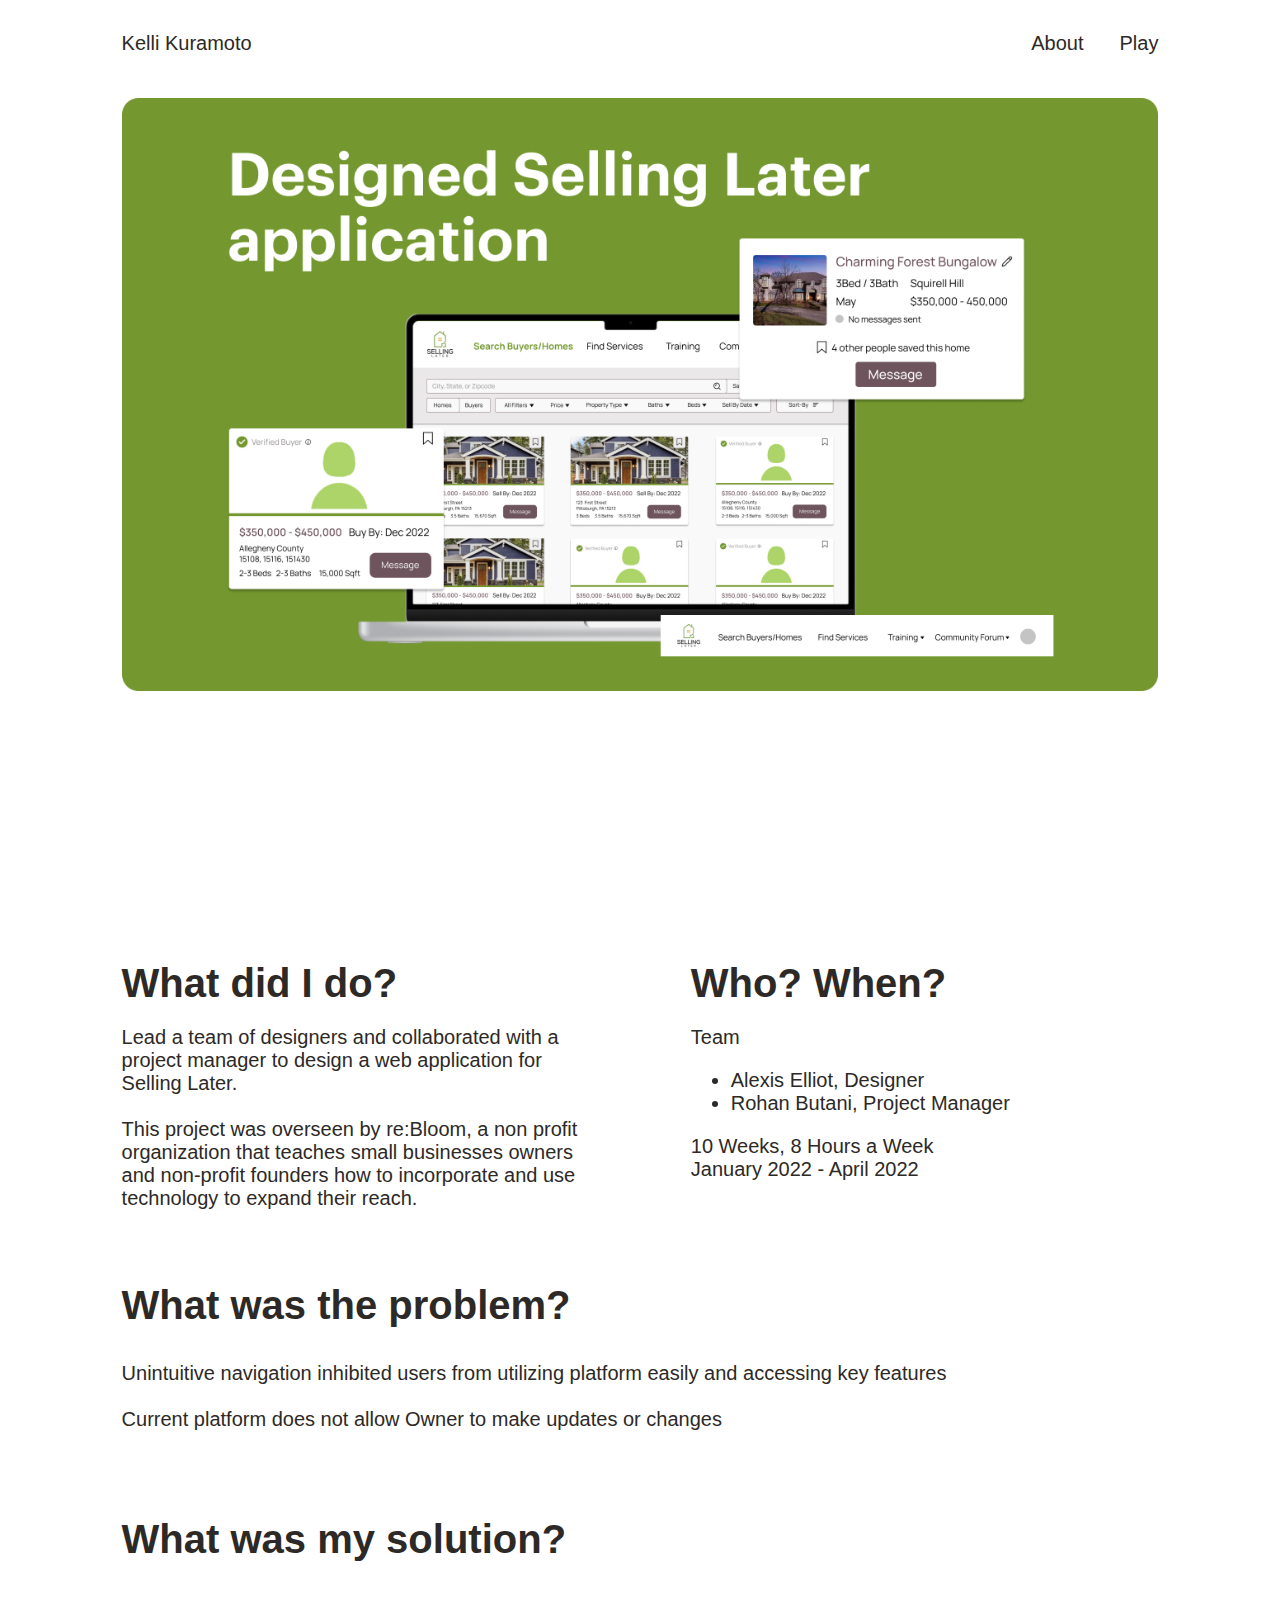
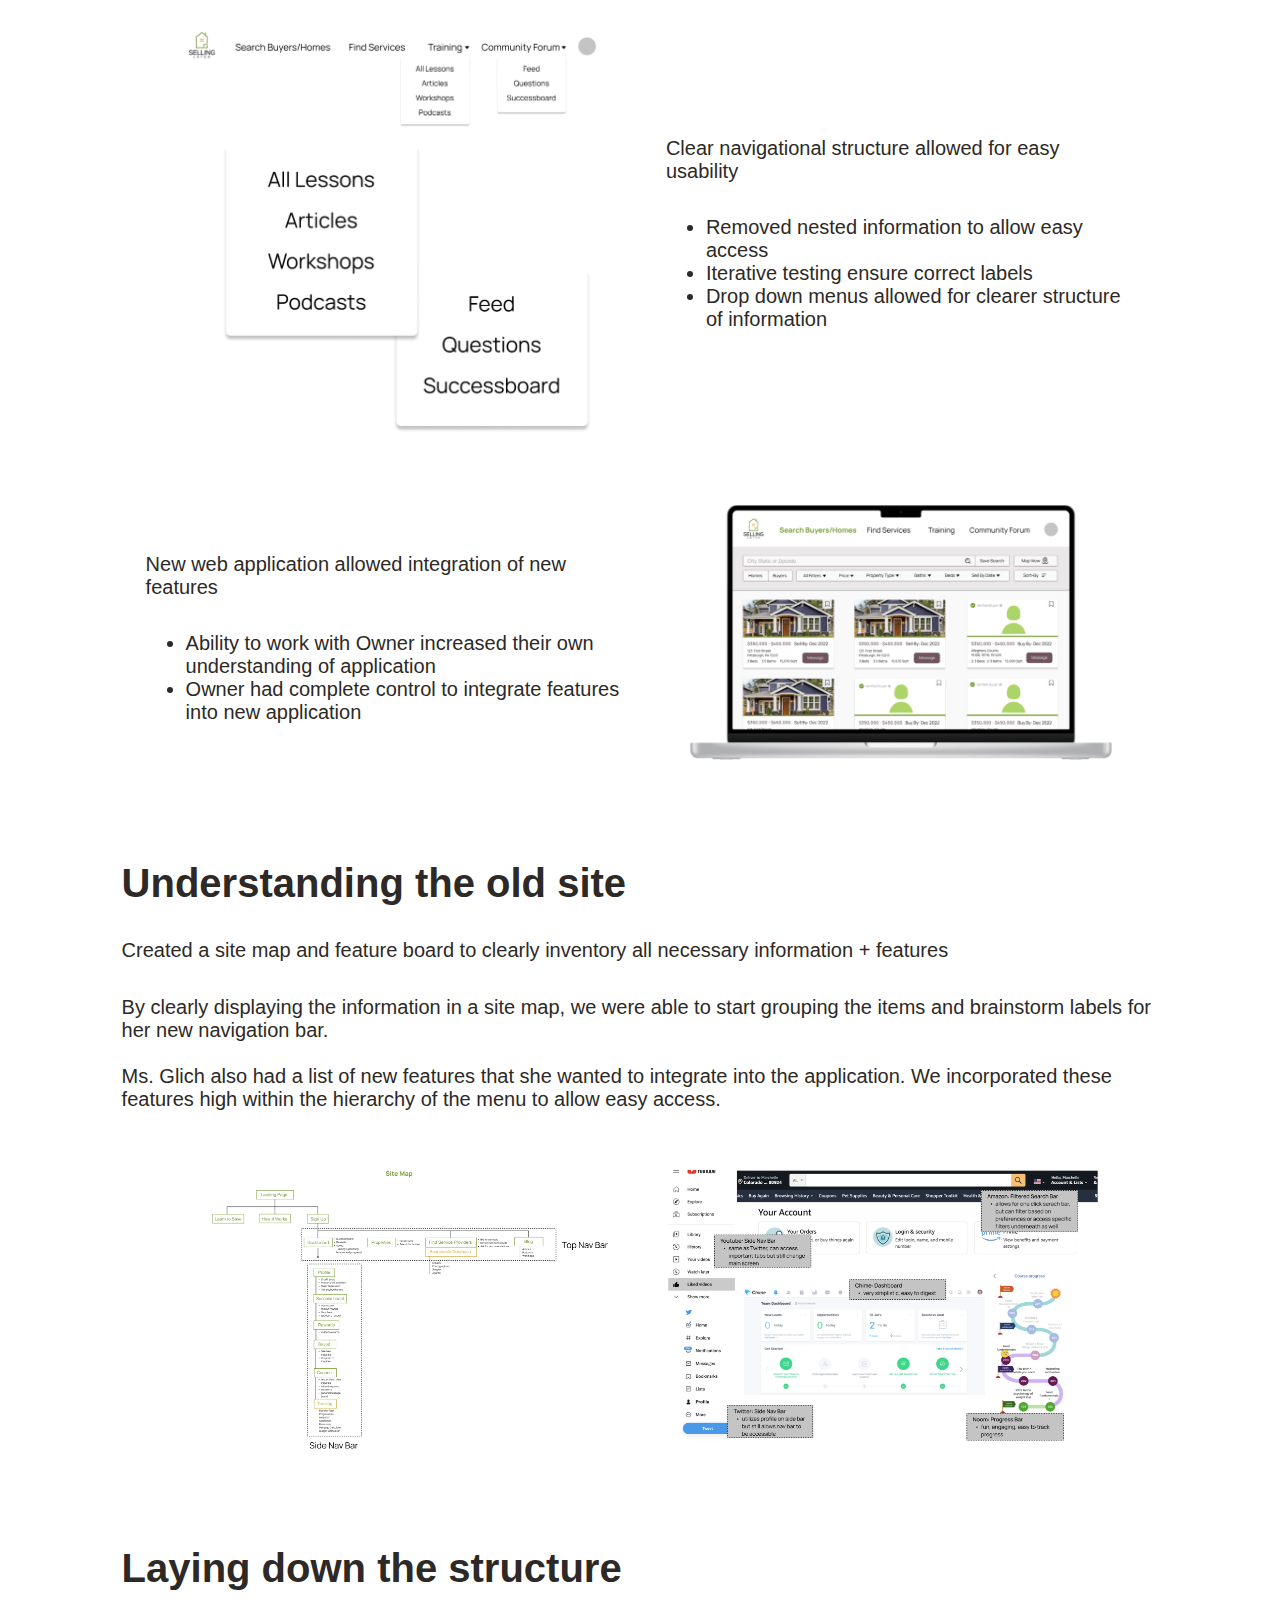
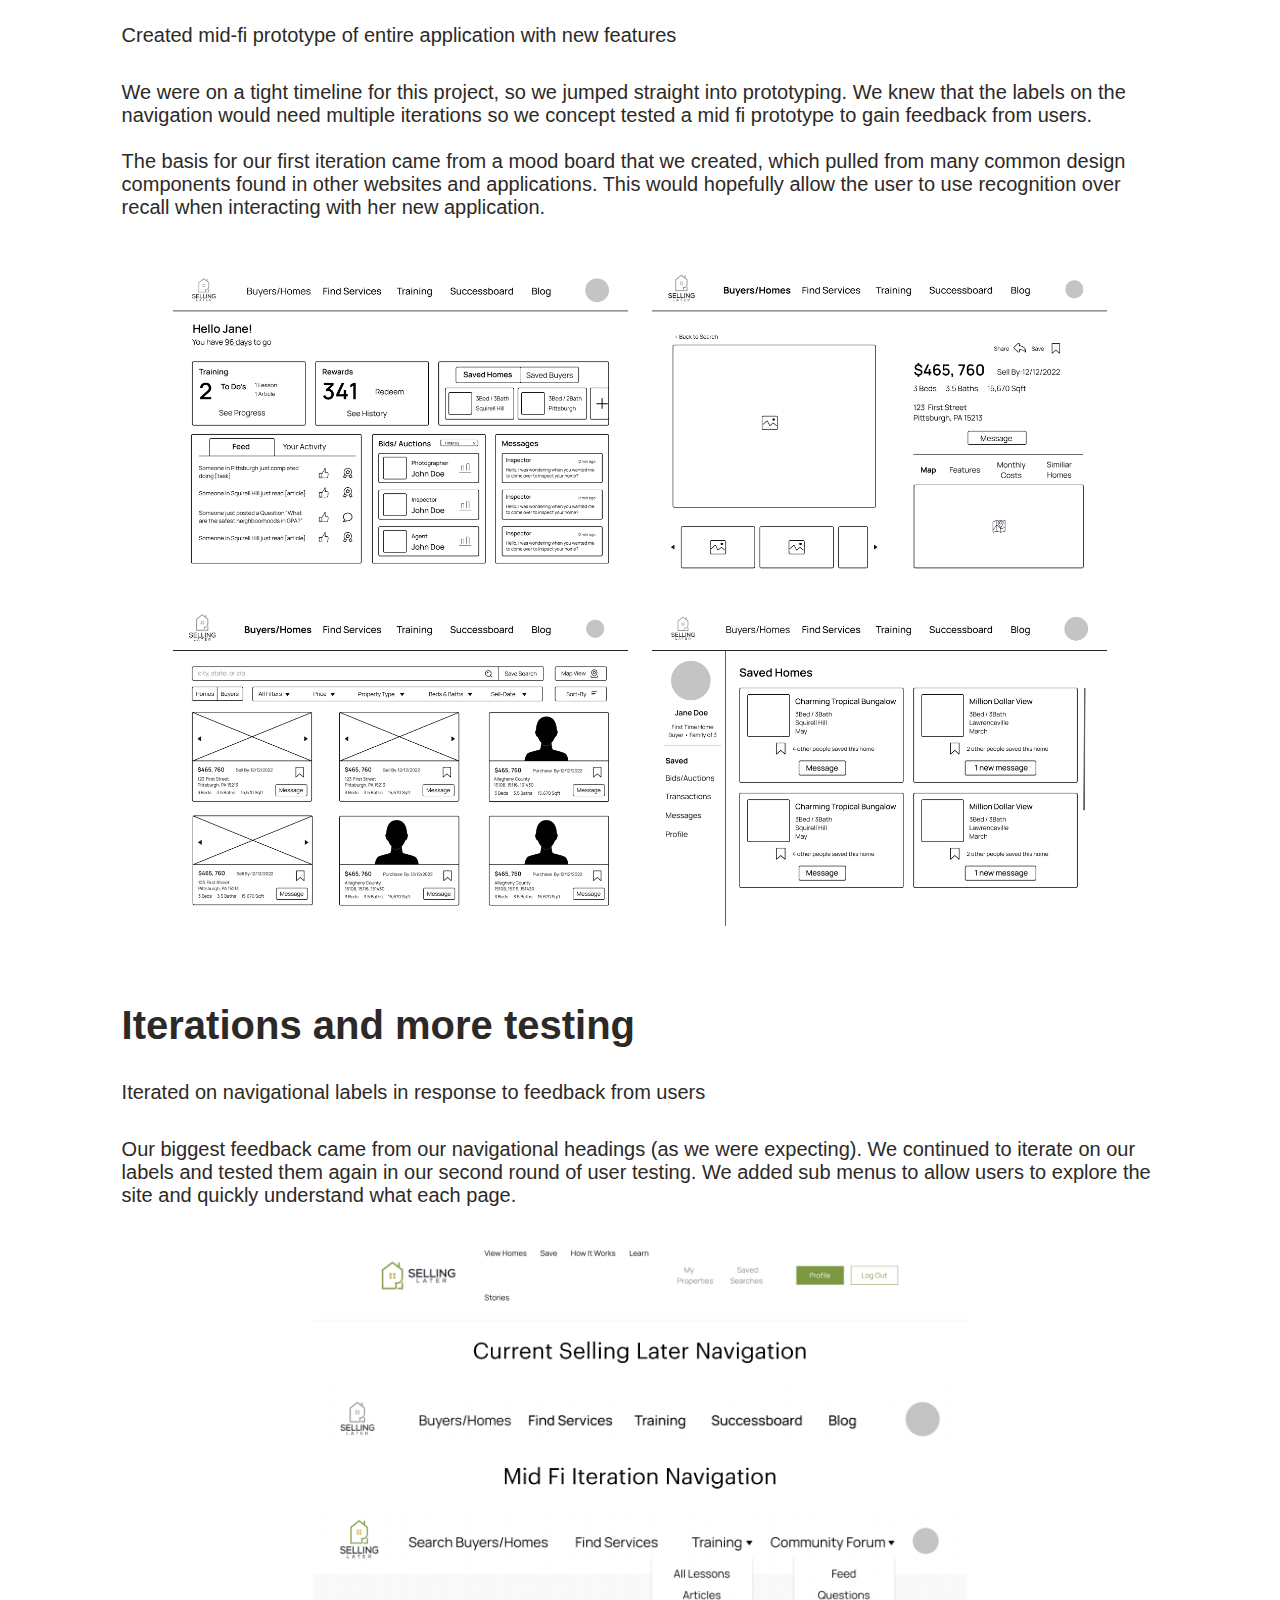
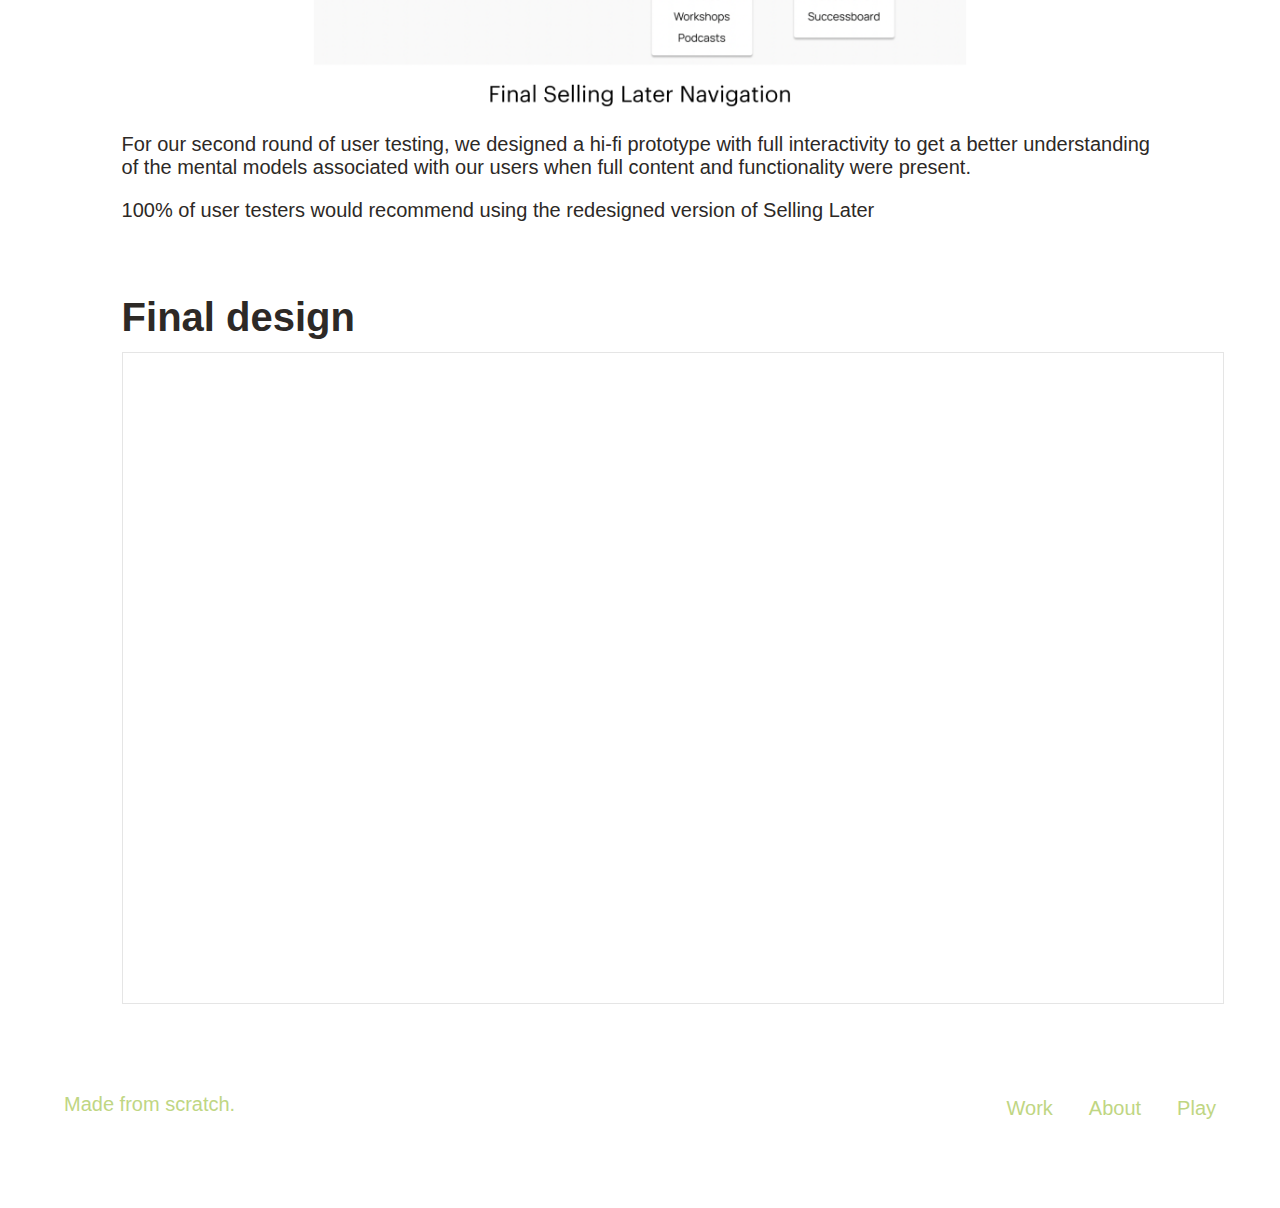
<file: sellinglater.html>
<!DOCTYPE html>
<html lang="en">
<head>
    <meta charset="UTF-8">
    <meta name="viewport" content="width=device-width, initial-scale=1">

    <title>Kelli Kuramoto</title>
    <link rel="icon" href="images/logo.png" type="image/x-icon">
    
    <!-- CSS -->
    <link rel="stylesheet" type="text/css" href="styles.css">

    <!-- Animate CSS -->
    <link rel="stylesheet" href="https://cdnjs.cloudflare.com/ajax/libs/animate.css/4.1.1/animate.min.css"/>
    
</head>

<body>
    <nav>
        <div class="nav-left">
          <a class="nav-left-item" id="home-page" href="index.html">Kelli Kuramoto</a>
        </div>

        <div class="nav-right">
          <a class="nav-right-item" id="play-page" href="play.html">Play</a>
          <a class="nav-right-item" id="about-page" href="about.html">About</a>
        </div>
    </nav>

    <div class="content"> 
      <div class="thumbnail-casestudy">
        <img class="animate__animated animate__slideInLeft animate__slower" src="images/sellinglater-thumbnail.png" alt="Selling Later Case Study">
      </div>

      <div class="casestudy-content">
        <div class="casestudy-component" id="sellinglater-background">
          <div class="component-left">
            <h4 class="bold">What did I do?</h4>
            <p>Lead a team of designers and collaborated with a project manager to design a web application for Selling Later.
            <br>
            <br>
            This project was overseen by re:Bloom, a non profit organization that teaches small businesses owners and non-profit founders how to incorporate and use technology to expand their reach.
            </p>
          </div>
          <div class="component-right">
            <h4 class="bold">Who? When?</h4>
            <p>Team
              <ul>
                <li>Alexis Elliot, Designer</li>
                <li>Rohan Butani, Project Manager</li>
              </ul>
              10 Weeks, 8 Hours a Week<br>
              January 2022 - April 2022     
            </p>
          </div>
        </div>
      </div>

      <div class="casestudy-component">
        <h4 class="bold">What was the problem?</h4>
        <h5>Unintuitive navigation inhibited users from utilizing platform easily and accessing key features
        <br>
        <br>
        Current platform does not allow Owner to make updates or changes
        </h5>
      </div>

      <div class="casestudy-component">
        <h4 class="bold">What was my solution?</h4>
        <div id= "grid-container">
        <div>
          <img src="images/sellinglater-solution1.png" alt="Selling Later Case Study">
        </div>

        <div>
          <h5>Clear navigational structure allowed for easy usability</h5>
          <ul>
            <li>Removed nested information to allow easy access</li>
            <li>Iterative testing ensure correct labels</li>
            <li>Drop down menus allowed for clearer structure of information</li>
          </ul>
        </div>

        <div>
          <h5>New web application allowed integration of new features</h5>
          <ul>
            <li>Ability to work with Owner increased their own understanding of application</li>
            <li>Owner had complete control to integrate features into new application</li>
          </ul>
        </div>

        <div>
          <img src="images/sellinglater-solution2.png" alt="Selling Later Case Study">
        </div>
      </div>
      
      </div>

      <div class="casestudy-component">
        <h4 class="bold">Understanding the old site</h4>
        <h5>Created a site map and feature board to clearly inventory all necessary information + features</h5>
        <p>
          By clearly displaying the information in a site map, we were able to start grouping the items and brainstorm labels for her new navigation bar. 
          <br>
          <br>
          Ms. Glich also had a list of new features that she wanted to integrate into the application. We incorporated these features high within the hierarchy of the menu to allow easy access.
        </p>
        <img src="images/sellinglater-lofi.png" class="img-center" alt="Selling Later Case Study">
      </div>

      <div class="casestudy-component">
        <h4 class="bold">Laying down the structure</h4>
        <h5>Created mid-fi prototype of entire application with new features</h5>
        <p>
          We were on a tight timeline for this project, so we jumped straight into prototyping. We knew that the labels on the navigation would need multiple iterations so we concept tested a mid fi prototype to gain feedback from users.
          <br>
          <br>
          The basis for our first iteration came from a mood board that we created, which pulled from many common design components found in other websites and applications. This would hopefully allow the user to use recognition over recall when interacting with her new application.           
        </p>
        <img src="images/sellinglater-midfi.png" class="img-center" alt="Selling Later Case Study">
      </div>

      <div class="casestudy-component">
        <h4 class="bold">Iterations and more testing</h4>
        <h5>Iterated on navigational labels in response to feedback from users</h5>
        <p>
          Our biggest feedback came from our navigational headings (as we were expecting). We continued to iterate on our labels and tested them again in our second round of user testing. We added sub menus to allow users to explore the site and quickly understand what each page.
          <img src="images/sellinglater-nav.png" class="img-center" alt="Selling Later Case Study">
          For our second round of user testing, we designed a hi-fi prototype with full interactivity to get a better understanding of the mental models associated with our users when full content and functionality were present. 
        </p>
        <p>100% of user testers would recommend using the redesigned version of Selling Later</p>
      </div>

      <div class="casestudy-component">
        <h4 class="bold">Final design</h4>
        <iframe style="border: 1px solid rgba(0, 0, 0, 0.1);" width="1100" height="650" src="https://www.figma.com/embed?embed_host=share&url=https%3A%2F%2Fwww.figma.com%2Fproto%2FJhM7Bicn510vM9AScD5vZL%2FSelling-Later-Hifi-Prototype%3Fpage-id%3D0%253A1%26node-id%3D41%253A261%26viewport%3D174%252C51%252C0.05%26scaling%3Dscale-down-width%26starting-point-node-id%3D41%253A261" allowfullscreen></iframe>
      </div>

    </div>
</body>

<footer>
  <div class="nav-left">
    <p>Made from scratch.</p>
  </div>

  <div class="nav-right">
    <a class="nav-right-item" href="play.html">Play</a>
    <a class="nav-right-item" href="about.html">About</a>
    <a class="nav-right-item" href="index.html#recent-work">Work</a>
  </div>
</footer>
</html>
</file>
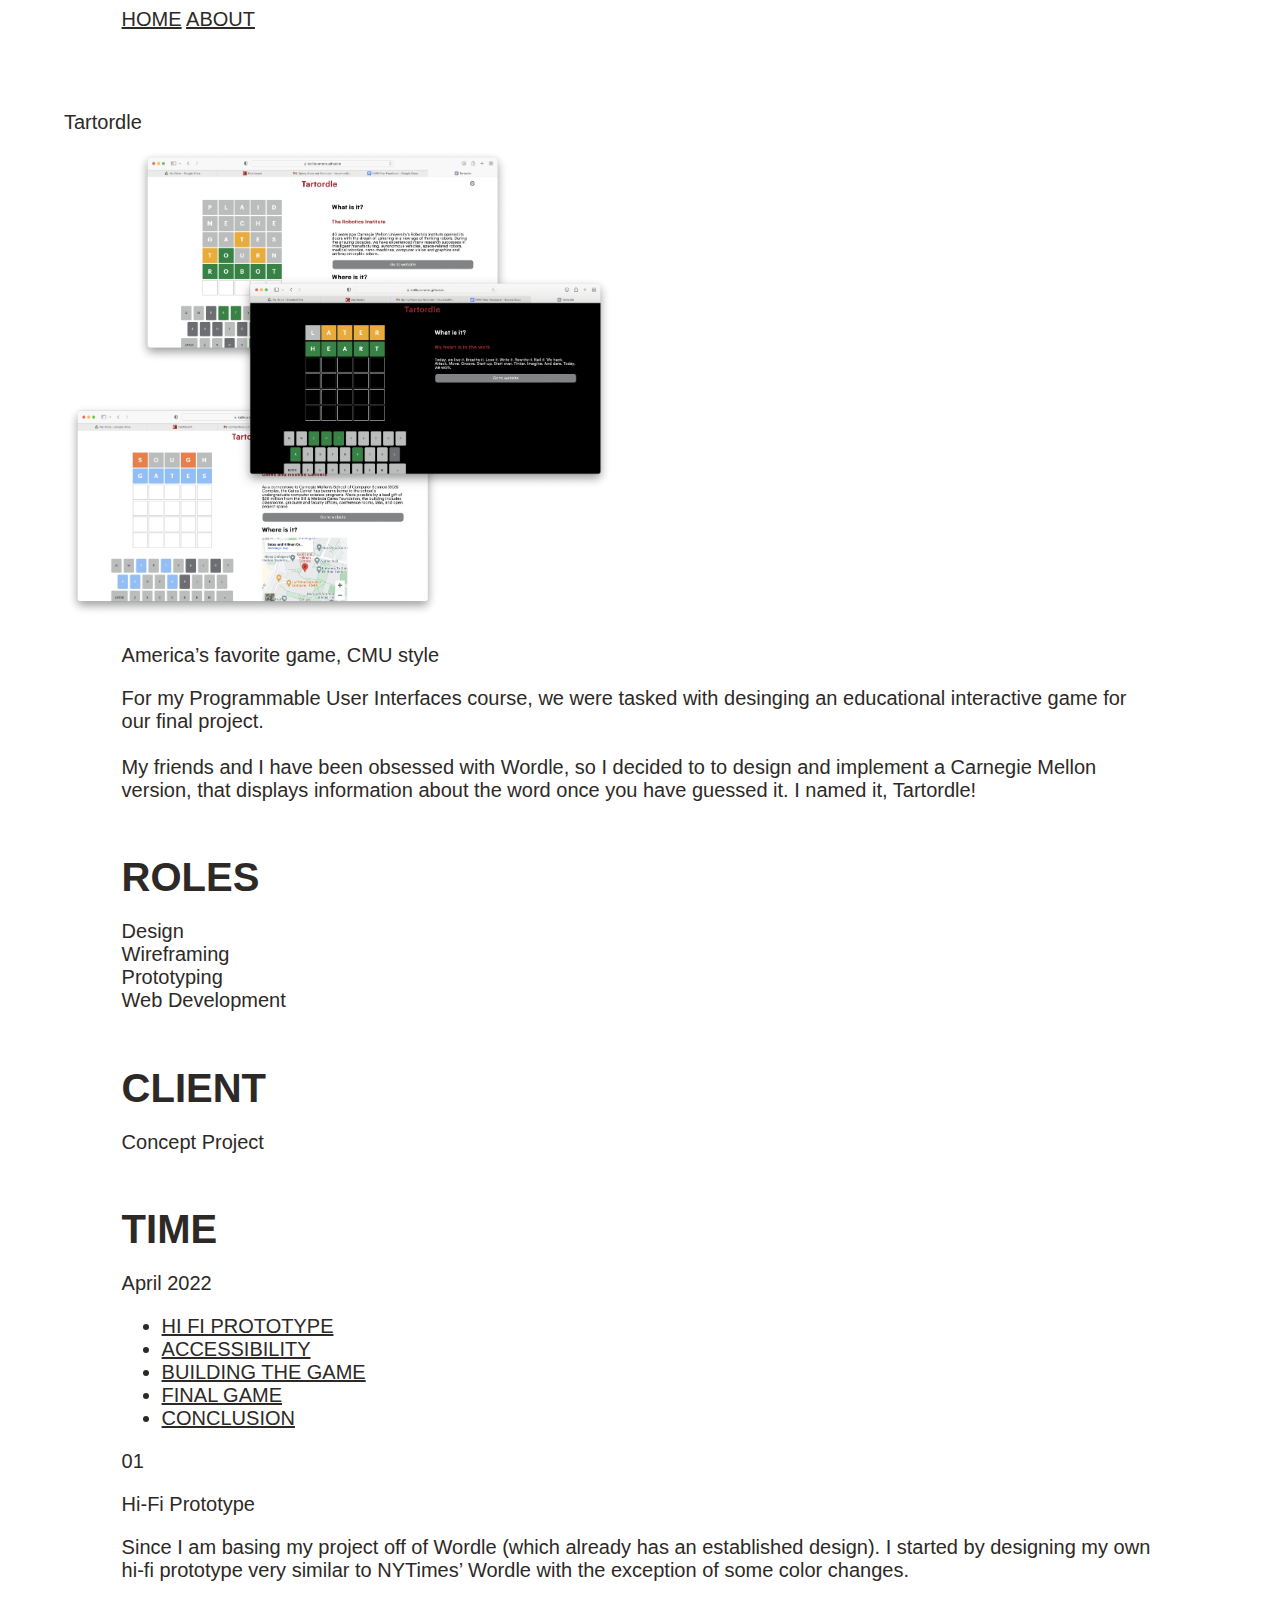
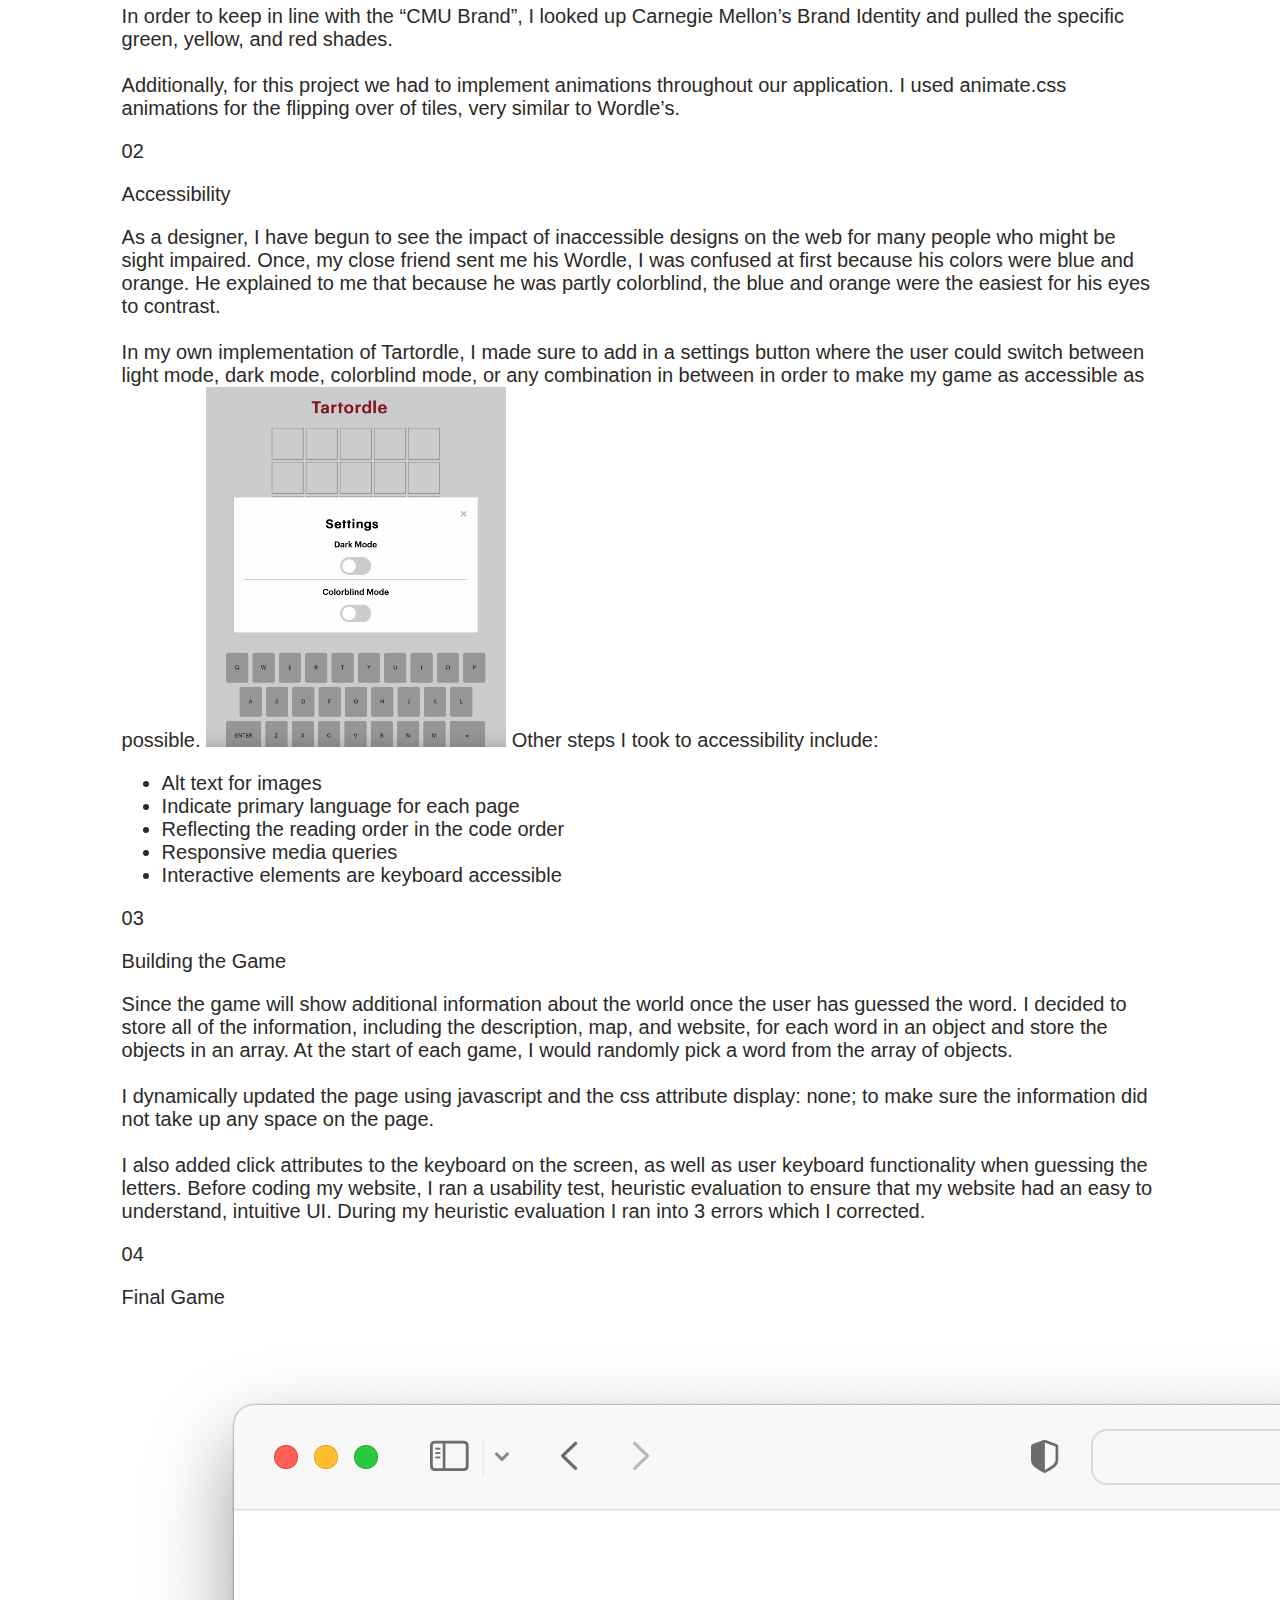
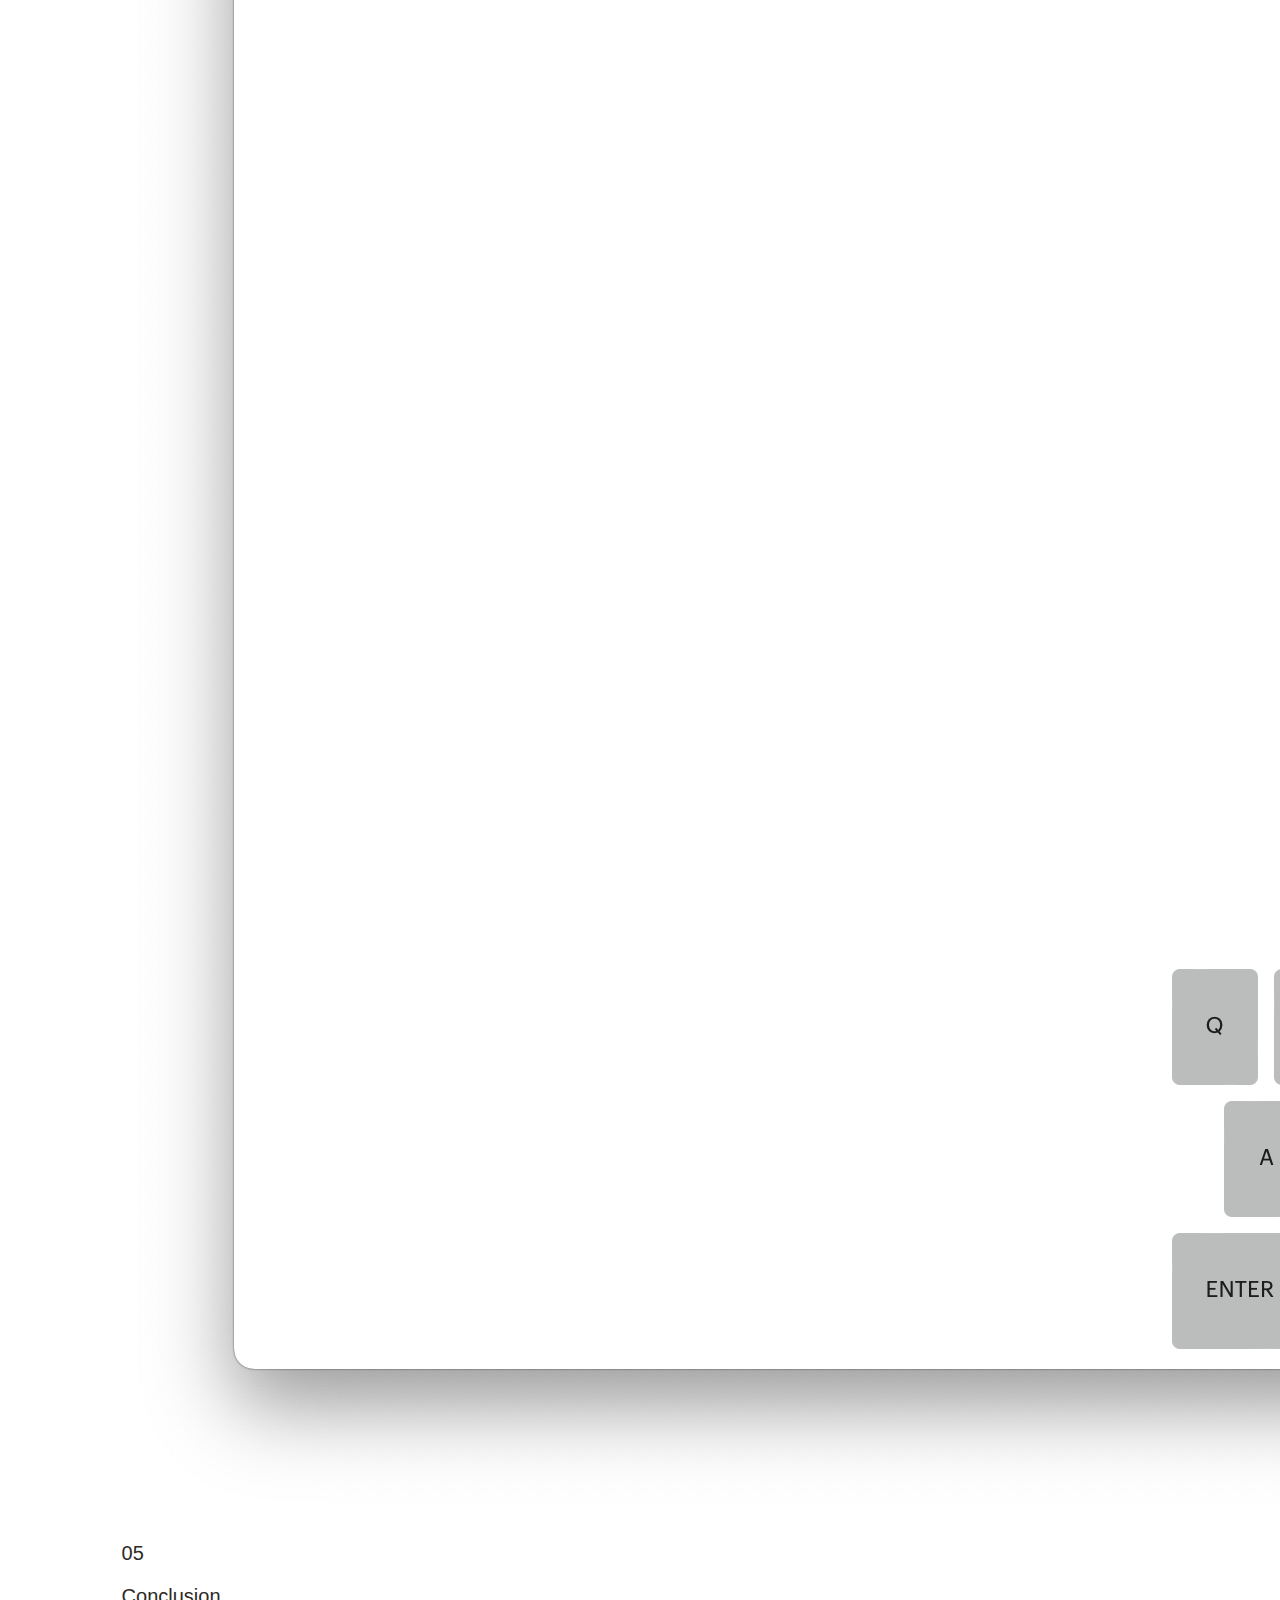
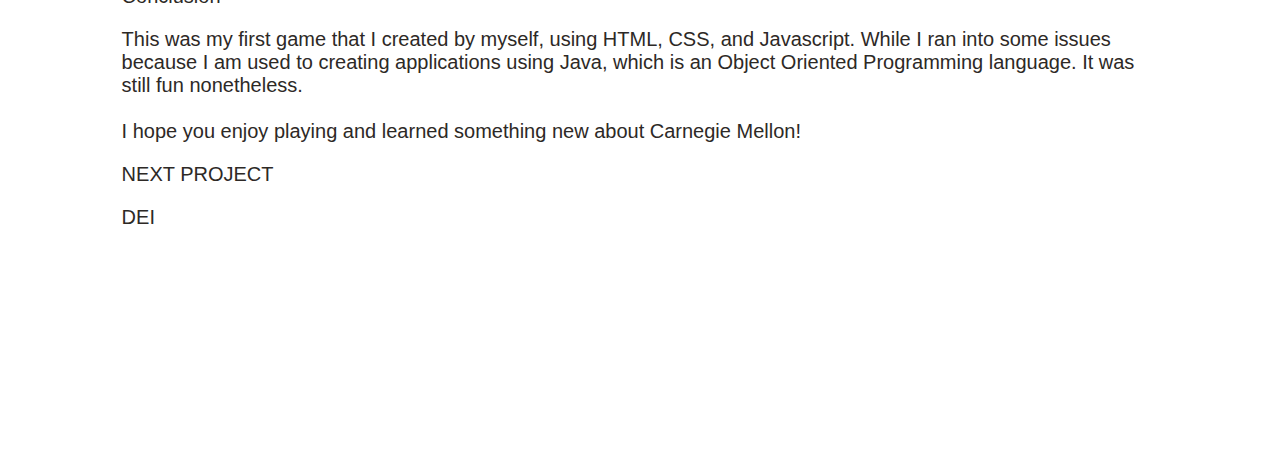
<file: tartordle.html>
<!DOCTYPE html>
<html lang="en">
<head>
    <meta charset="UTF-8">
    <meta name="viewport" content="width=device-width, initial-scale=1">

    <title>Kuramoto</title>
    <link rel="stylesheet" href="styles.css"/>

    <link rel="stylesheet" href="https://cdnjs.cloudflare.com/ajax/libs/animate.css/4.1.1/animate.min.css"/>

    <script src="tartordle.js" type="text/javascript"></script>

    <link rel="preconnect" href="https://fonts.googleapis.com"> 
    <link rel="preconnect" href="https://fonts.gstatic.com" crossorigin> 
    <link href="https://fonts.googleapis.com/css2?family=Fahkwang:wght@400;600&family=Inter:wght@300;@400;500;600;800&display=swap" rel="stylesheet">

</head>

<body>
    <div id="tartordle-left">
        <nav>
            <a id="kuramoto" href="index.html">HOME</a>
            <a id="about" href="about.html">ABOUT</a>
        </nav>

        <div id="title">
            <h1 id="tartordle-title">Tartordle</h1>
            <img id="tartordle-cover" height="471.39" width="550" src="images/tartordleCASE.png">
        </div>
    </div>

    <div class="content">
            <div class="intro">
                <div id="case-description">
                    <h3>America’s favorite game, CMU style</h3>
                    <p>For my Programmable User Interfaces course, we were tasked with desinging an educational interactive game for our final project.
                    <br>
                    <br>
                    My friends and I have been obsessed with Wordle, so I decided to to design and implement a Carnegie Mellon version, that displays information about the word once you have guessed it. I named it, Tartordle!
                </div>
                <div id="roles">
                    <h4>ROLES</h4>
                    <p> Design <br>
                        Wireframing <br>
                        Prototyping <br>
                        Web Development
                    </p>

                    <h4>CLIENT</h4>
                    <p> Concept Project
                    </p>

                    <h4>TIME</h4>
                    <p> April 2022
                    </p>
                </div>
            </div>

            <div class="case-menu">
                <ul>
                    <li><a id="hi-fi-link" href="#hi-fi">HI FI PROTOTYPE</a></li>
                    <li><a id="accessibility-link" href="#accessibility">ACCESSIBILITY</a></li>
                    <li><a id="build-game-link" href="#build-game">BUILDING THE GAME</a></li>
                    <li><a id="final-game-link" href="#final-game">FINAL GAME</a></li>
                    <li><a id="conclusion-link" href="#conclusion">CONCLUSION</a></li>
                 </ul>
            </div>

            <div id="process">
                <div class="process-step" id="hi-fi">
                    <p class="process-num">01</p>
                    <h3 class="process-heading">Hi-Fi Prototype</h3>
                    <p class="process-description">
                        Since I am basing my project off of Wordle (which already has an established design). I started by designing my own hi-fi prototype very similar to NYTimes’ Wordle with the exception of some color changes. 
                        <br>
                        <br>
                        In order to keep in line with the “CMU Brand”, I looked up Carnegie Mellon’s Brand Identity and pulled the specific green, yellow, and red shades. 
                        <br>
                        <br>
                        Additionally, for this project we had to implement animations throughout our application. I used animate.css animations for the flipping over of tiles, very similar to Wordle’s.
                    </p>
                </div>

                <div class="process-step" id="accessibility">
                    <p class="process-num">02</p>
                    <h3 class="process-heading">Accessibility</h3>
                    <p class="process-description">
                        As a designer, I have begun to see the impact of inaccessible designs on the web for many people who might be sight impaired. Once, my close friend sent me his Wordle, I was confused at first because his colors were blue and orange. He explained to me that because he was partly colorblind, the blue and orange were the easiest for his eyes to contrast. 
                        <br>
                        <br>
                        In my own implementation of Tartordle, I made sure to add in a settings button where the user could switch between light mode, dark mode, colorblind mode, or any combination in between in order to make my game as accessible as possible.
                        <img width="300" height="360.41" id="tartordle-accesibility" src="images/tartordleACCESSIBLE.png" alt="Modes of Tartordle">

                        Other steps I took to accessibility include:
                        <ul>
                            <li>Alt text for images</li>
                            <li>Indicate primary language for each page</li>
                            <li>Reflecting the reading order in the code order</li>
                            <li>Responsive media queries</li>
                            <li>Interactive elements are keyboard accessible</li>

                        </ul>
                    </p>                     
                </div>

                <div class="process-step" id="build-game">
                    <p class="process-num">03</p>
                    <h3 class="process-heading">Building the Game</h3>
                    <p class="process-description">
                        Since the game will show additional information about the world once the user has guessed the word. I decided to store all of the information, including the description, map, and website, for each word in an object and store the objects in an array. At the start of each game, I would randomly pick a word from the array of objects.
                        <br>
                        <br>
                        I dynamically updated the page using javascript and the css attribute display: none; to make sure the information did not take up any space on the page.
                        <br>
                        <br>
                        I also added click attributes to the keyboard on the screen, as well as user keyboard functionality when guessing the letters. 
                        Before coding my website, I ran a usability test, heuristic evaluation to ensure that my website had an easy to understand, intuitive UI. During my heuristic evaluation I ran into 3 errors which I corrected. 
                    </p>
                </div>     

                <div class="process-step" id="final-game">
                    <p class="process-num">04</p>
                    <h3 class="process-heading">Final Game</h3>
                    <p class="process-description">
                        <img onclick="load()" id="tartordle-final" src="images/tartordleFINAL.png">
                    </p>                      
                </div>      

                <div class="process-step" id="conclusion">
                    <p class="process-num">05</p>
                    <h3 class="process-heading">Conclusion</h3>
                    <p class="process-description">
                        This was my first game that I created by myself, using HTML, CSS, and Javascript. While I ran into some issues because I am used to creating applications using Java, which is an Object Oriented Programming language. It was still fun nonetheless.
                        <br>
                        <br>
                        I hope you enjoy playing and learned something new about Carnegie Mellon!
                    </p>                      
                </div>
            </div>

            <div onclick="loadNext()" class="next-project">
                <p>NEXT PROJECT</p>
                <p id="tartordle-next" class="next-project-name">DEI</p>
            </div>
        </div>
    </div>

</body>
</html>
</file>
<file: styles.css>
* { 
  font-family: 'DM Sans', sans-serif;
  font-weight: 300; 
  color: #2D2926;
  font-size: 20px;
}

body, .content{
  width: 90%;
  margin-right: auto;
  margin-left: auto;
  padding-bottom: 96px;
}

.bold {
  font-family: 'DM Sans', sans-serif;
  font-weight: 700;
}

footer {
  display: block;
}
footer .nav-left, footer .nav-right {
  padding-top: 64px;
  padding-bottom: 64px;
}

a.nav-item-right:link , a.nav-item-left:link {
  font-family: 'DM Sans', sans-serif;
  font-weight: 200;
  text-decoration: underline;
}

a.nav-item-right:hover , a.nav-item-left:hover {
  font-family: 'DM Sans', sans-serif;
  font-weight: 200;
  color: #8091F8;
  text-decoration: underline;
}

a.nav-item-right:hover , a.nav-item-left:hover {
  font-family: 'DM Sans', sans-serif;
  font-weight: 200;
  color: #8091F8;
  text-decoration: none;
}

footer p, footer a {
  color: #BFD683;
}

/* -------------------------------------------------------------------------- */
/* HOMEPAGE STYLING */
/* -------------------------------------------------------------------------- */

#homepage p#title {
  font-size: 64px;
  font-weight: 900;
  text-align: left;
}

#homepage p.info {
  font-size: 32px;
  font-weight: 300;
  text-align: left;
}

#designer-ul {
  font-size: 64px;
  font-weight: 900;
  text-align: left;
  position: relative;
  z-index: 1;
}

#designer-ul::after {
  font-size: 64px;
  font-weight: 900;
  text-align: left;
  content: "";
  position: absolute;
  left: 0;
  bottom: 8px;
  width: 100%;
  height: 22px;
  background-color: #BFD683;
  z-index: -1;
}

#college-ul {
  font-size: 32px;
  font-weight: 500;
  text-align: left;
  position: relative;
  z-index: 1;
}

#college-ul::after {
  font-size: 32px;
  font-weight: 500;
  text-align: left;
  content: "";
  position: absolute;
  left: 0;
  bottom: 2px;
  width: 100%;
  height: 12px;
  background-color: #D83F59;
  z-index: -1;
}

#company-ul {
  font-size: 32px;
  font-weight: 500;
  text-align: left;
  position: relative;
  z-index: 1;
}

#company-ul::after {
  font-size: 32px;
  font-weight: 500;
  text-align: left;
  content: "";
  position: absolute;
  left: 0;
  bottom: 2px;
  width: 100%;
  height: 12px;
  background-color: #78D5E4;
  z-index: -1;
}

h1#designer span {
  text-transform: uppercase;
  font-size: 96px;
  margin-top: -32px;
  position: relative;
  z-index: 1;
}

h2{
  font-size: 32px;
  font-weight: 700; 
  text-align: left;
}

.h2-unbold {
  font-family: 'DM Sans', sans-serif;
  font-weight: 300;
  font-size: 32px;
}

h4{
  font-family: 'DM Sans', sans-serif;
  font-weight: 700;
  font-size: 40px;
  margin-bottom: 12px;
}

/* -------------------------------------------------------------------------- */
/* CASE STUDY STYLING */
/* -------------------------------------------------------------------------- */

.casestudy-title h2 {
  font-size: 48px;
  font-weight: 300;
  text-align: center;
}

#amazon-ul {
  font-size: 48px;
  font-weight: 900;
  text-align: center;
  position: relative;
  z-index: 1;
}

#amazon-ul::after {
  font-size: 48px;
  font-weight: 900;
  text-align: center;
  content: "";
  position: absolute;
  left: 0;
  bottom: 6px;
  width: 100%;
  height: 16px;
  background-color: #DD74F7;
  z-index: -1;
}

#costar-underline {
  font-size: 48px;
  text-align: center;
  position: relative;
  z-index: 1;
}

#costar-underline::after {
  font-size: 48px;
  text-align: center;
  content: "";
  position: absolute;
  left: 0;
  bottom: 10px;
  width: 100%;
  height: 16px;
  background-color: #E3F3FC;
  z-index: -1;
}

#zoo-underline {
  font-size: 48px;
  text-align: center;
  position: relative;
  z-index: 1;
}

#zoo-underline::after {
  font-size: 48px;
  text-align: center;
  content: "";
  position: absolute;
  left: 0;
  bottom: 10px;
  width: 100%;
  height: 16px;
  background-color: #B3CE7D;
  z-index: -1;
}

#cui-underline {
  font-size: 48px;
  text-align: center;
  position: relative;
  z-index: 1;
}

#cui-underline::after {
  font-size: 48px;
  text-align: center;
  content: "";
  position: absolute;
  left: 0;
  bottom: 10px;
  width: 100%;
  height: 16px;
  background-color: #ACADB1;
  z-index: -1;
}

p.header {
  font-size: 40px;
}

p.homepage-subtitle {
  font-size: 28px;
  margin-top: -124px;
  color: black;
}

#homepage {
  margin-top: 128px;
}

/* NAVIGATION BAR STYLING */
nav {
  height: 10vh;
  width: 90%;
  margin-right: auto;
  margin-left: auto;
}

.nav-left {
  float: left;
  width: 50%;
}

.nav-right {
  float: right;
  width: 50%;
}

.nav-right-item {
  padding-left: 36px;
  padding-top: 24px;
  padding-bottom: 24px;
  float: right;
  text-decoration: none;
}

.nav-left-item {
  padding-top: 24px;
  padding-bottom: 24px;
  float: left;
  text-decoration: none;
}

div.grid-container {
  display: grid;
  grid-template-columns: 1fr 1fr;
  grid-template-rows: 1fr 1fr;
  gap: 10px;
}

.grid-item {
  padding-left: 24px;
  padding-bottom: 64px;
  text-align: center;
  height: 500px;
  transition: transform 0.3s ease-in-out;
}

.grid-item:hover {
  transform: translateX(16px) translateY(16px);
}

.grid-item div.thumbnail-container {
  padding: 10px;
  text-align: center;
  position: relative;
}

div.thumbnail {
  width: 377px;
  position: absolute;
  top: 0;
}

div.front {
  width: 377px;
  height: 246px;
  background-color: white;
  outline: 2px black solid;
}

div.back h4, div.back p {
  color: white;
  margin-top: -4px;
}

#costar div.back {
  background-color: #0D3B72;
  top: 24px;
  left: 24px;
  text-align: center;
  padding-top: 254px;
  outline: 2px black solid;
}

#zoo div.back {
  background-color: #59B195;
  top: 24px;
  left: 24px;
  text-align: center;
  padding-top: 254px;
  outline: 2px black solid;
}

#archie div.back {
  background-color: #EB4C2E;
  top: 24px;
  left: 24px;
  text-align: center;
  padding-top: 254px;
  outline: 2px black solid;
}

#amazon div.back {
  background-color: #42C8CF;
  top: 24px;
  left: 24px;
  text-align: center;
  padding-top: 254px;
  outline: 2px black solid;
}

.thumbnail-large {
  width: auto;
  height: 80%;
  padding-top: 24px;
  /* height: auto; */
}

/* ABOUT STYLING */
#about-who, #about-how, #about-where {
  width: 30%;
  padding: 16px;
  float: left;
}

/* COSTAR STYLING */
.thumbnail-casestudy {
  height: 90vh;
  margin-left: auto;
  margin-right: auto;
}

.thumbnail-casestudy img {
  width: 100%;
  height: auto;
  padding-bottom: 64px;
  float: left;
}

.casestudy-content {
  margin-left: auto;
  margin-right: auto;
  width: 100%;
  float: left;
}

.casestudy-component {
  float: left;
  margin-left: auto;
  margin-right: auto;
  width: 100%;
}

.casestudy-component img {
  width: 90%;
  height: auto;
  padding: 24px;
  display: block;
} 

.casestudy-component button {
  background-color: #DD74F7; /* Background color */
  color: black; /* Text color */
  padding: 10px 20px; /* Padding */
  border: 2px solid black; /* Remove border */
  border-radius: 8px; /* Rounded corners */
  cursor: pointer; /* Cursor style */
} 

.component-left{
  width: 44.9%;
  padding-right: 5%;
  float: left;
}
.component-right {
  width: 44.9%;
  padding-left: 5%;
  float: left;
}

.component-text {
  padding-left: 32px;
}

.img-center {
    display: block;
    margin-left: auto;
    margin-right: auto;
}

img#archie {
    width: 350px;
    height: 450px;
}

#grid-container {
  display: grid;
  grid-template-columns: auto auto;
  gap: 24px;
  padding: 24px;
  align-items: center;
}

.grid-container-play {
  display: grid;
  grid-template-columns: 1fr 2fr;
  gap: 24px;
}
</file>
